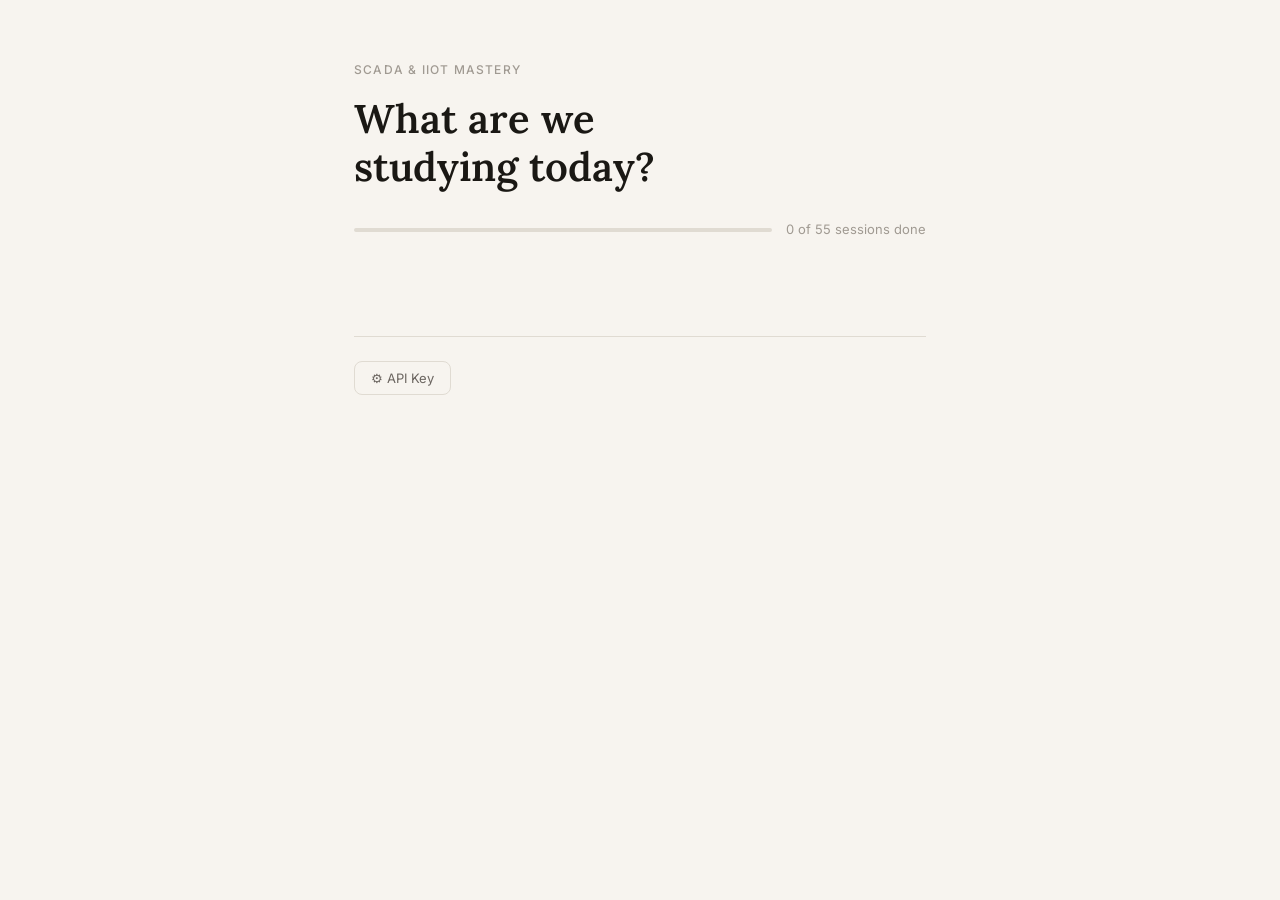
<file: index.html>
<!DOCTYPE html>
<html lang="en">
<head>
  <meta charset="UTF-8">
  <meta name="viewport" content="width=device-width, initial-scale=1.0">
  <title>SCADA & IIoT — Study</title>
  <link rel="preconnect" href="https://fonts.googleapis.com">
  <link href="https://fonts.googleapis.com/css2?family=Lora:ital,wght@0,400;0,500;0,600;1,400&family=Inter:wght@400;500&display=swap" rel="stylesheet">
  <link rel="stylesheet" href="style.css">
</head>
<body>

  <!-- Home screen -->
  <div class="screen active" id="screenHome">
    <div class="home-wrap">
      <div class="home-top">
        <div class="home-label">SCADA & IIoT Mastery</div>
        <h1 class="home-title">What are we<br>studying today?</h1>
        <div class="home-progress">
          <div class="hp-bar"><div class="hp-fill" id="homeBarFill"></div></div>
          <span class="hp-text" id="homeBarText">0 of 55 sessions done</span>
        </div>
      </div>
      <div class="module-list" id="moduleList"></div>
      <div class="home-footer">
        <button class="btn-ghost" id="homeSettingsBtn">⚙ API Key</button>
        <span class="streak-text" id="homeStreak"></span>
      </div>
    </div>
  </div>

  <!-- Study screen -->
  <div class="screen" id="screenStudy">
    <div class="study-wrap">
      <div class="study-left">
        <div class="study-nav">
          <button class="back-btn" id="backBtn">← Modules</button>
          <div class="study-breadcrumb" id="studyBreadcrumb"></div>
          <button class="btn-ghost small" id="studySettingsBtn">⚙</button>
        </div>
        <div class="day-tabs" id="dayTabs"></div>
        <div class="study-header">
          <div class="study-module-label" id="studyModuleLabel"></div>
          <h2 class="study-day-title" id="studyDayTitle"></h2>
          <div class="study-keywords" id="studyKeywords"></div>
        </div>
        <div class="study-body" id="studyBody">
          <div class="empty-state">
            <div class="empty-icon">◎</div>
            <p>Ready when you are.</p>
            <button class="btn-primary" id="loadBtn1">Generate today's notes</button>
          </div>
        </div>
        <div class="study-footer" id="studyFooter" style="display:none">
          <button class="btn-ghost" id="loadBtn">↻ Regenerate</button>
          <button class="btn-done" id="doneBtn">✓ Mark complete & continue</button>
        </div>
      </div>
      <div class="tutor-wrap" id="tutorWrap">
        <div class="tutor-head">
          <span class="tutor-label">Ask the tutor</span>
          <button class="tutor-close" id="tutorClose">✕</button>
        </div>
        <div class="chat-body" id="chatBody">
          <div class="chat-intro">Ask anything about this session — I'll tie it to your Rockwell &amp; panel wiring background.</div>
        </div>
        <div class="chat-foot">
          <div class="quick-qs" id="quickQs"></div>
          <div class="chat-row">
            <textarea id="chatInput" placeholder="Ask a question…" rows="2"></textarea>
            <button id="chatSend">↑</button>
          </div>
        </div>
      </div>
      <button class="tutor-toggle" id="tutorToggle">💬 Ask tutor</button>
    </div>
  </div>

  <!-- Modal -->
  <div class="modal-bg" id="modalBg">
    <div class="modal-box">
      <div class="modal-title">API Key <button class="modal-x" id="modalX">✕</button></div>
      <p class="modal-desc">Free at <a href="https://console.groq.com" target="_blank">console.groq.com</a> — no credit card needed. Key stays in your browser only.</p>
      <input type="password" id="apiInput" placeholder="gsk_…" autocomplete="off">
      <div class="modal-btns">
        <button class="btn-primary" id="saveKey">Save</button>
        <button class="btn-ghost" id="clearKey">Clear</button>
      </div>
      <div class="key-status" id="keyStatus"></div>
    </div>
  </div>

  <script src="data.js"></script>
  <script src="app.js"></script>
</body>
</html>
</file>
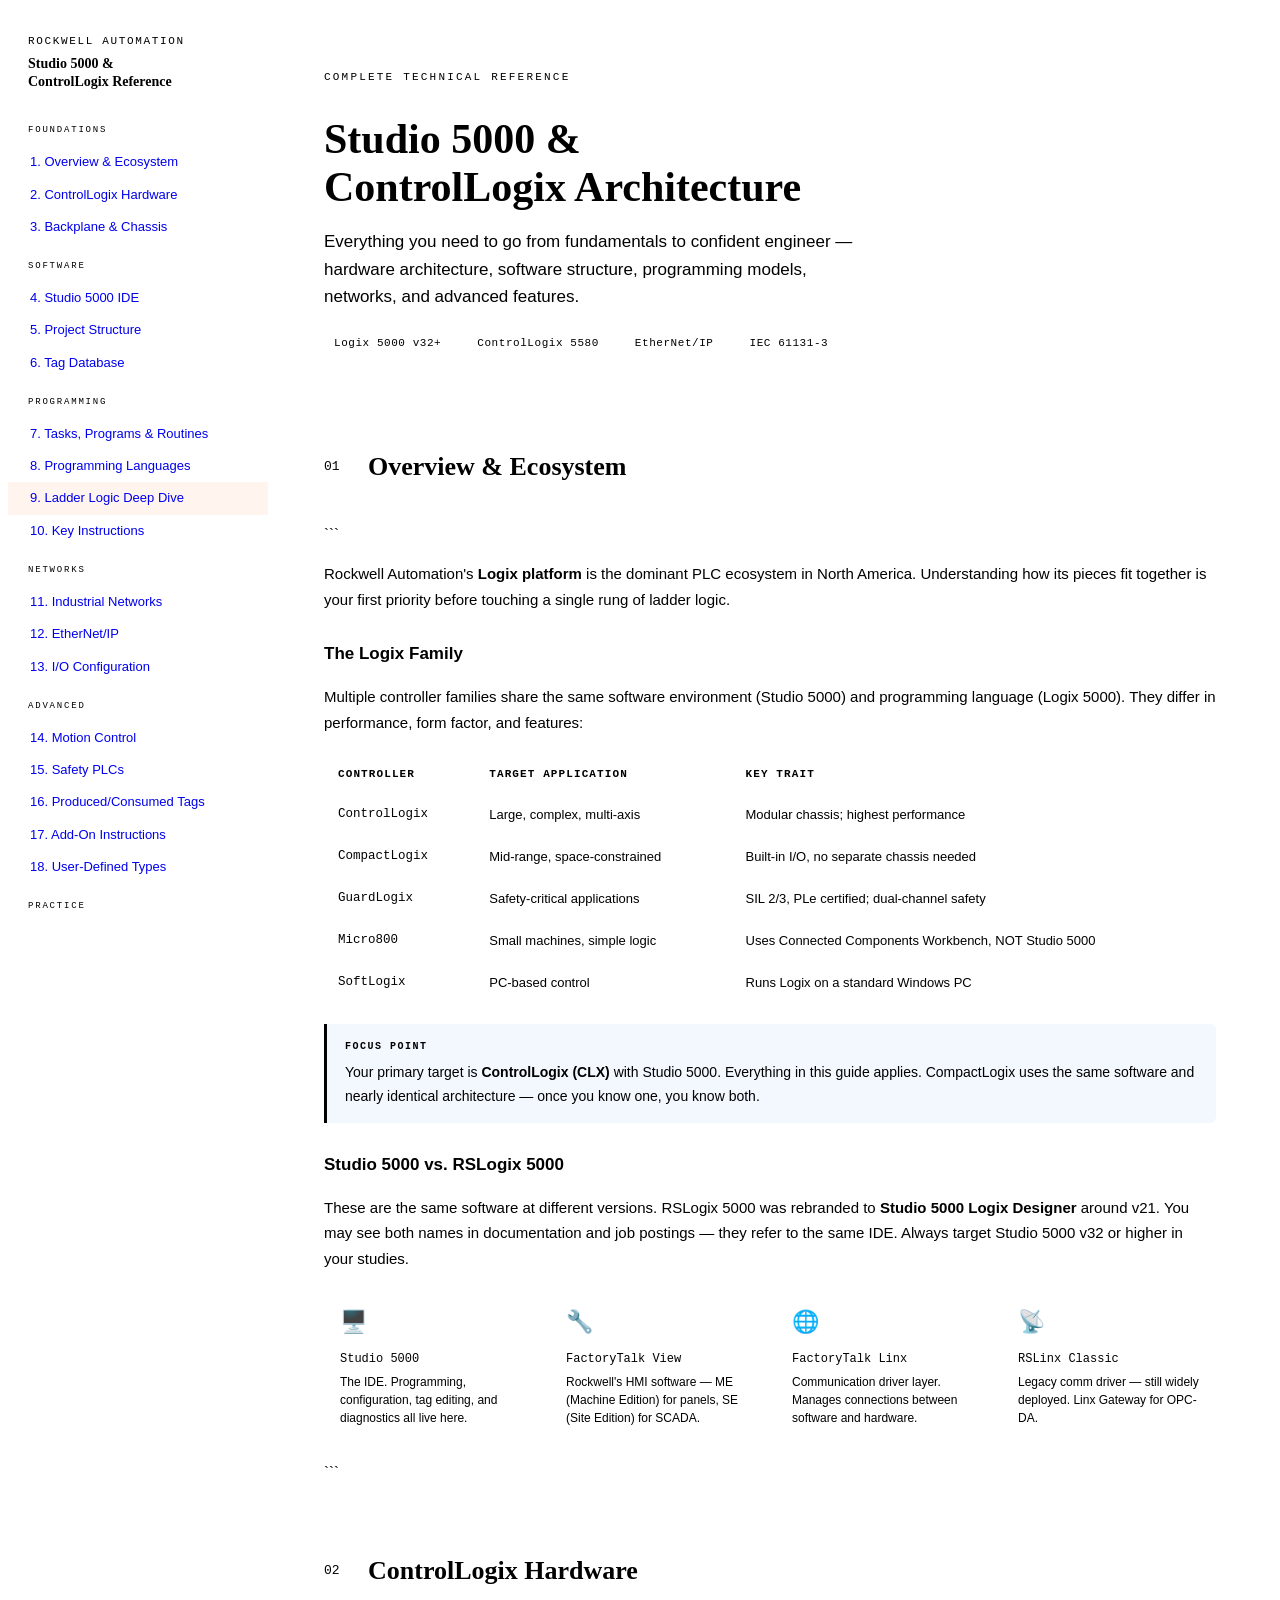
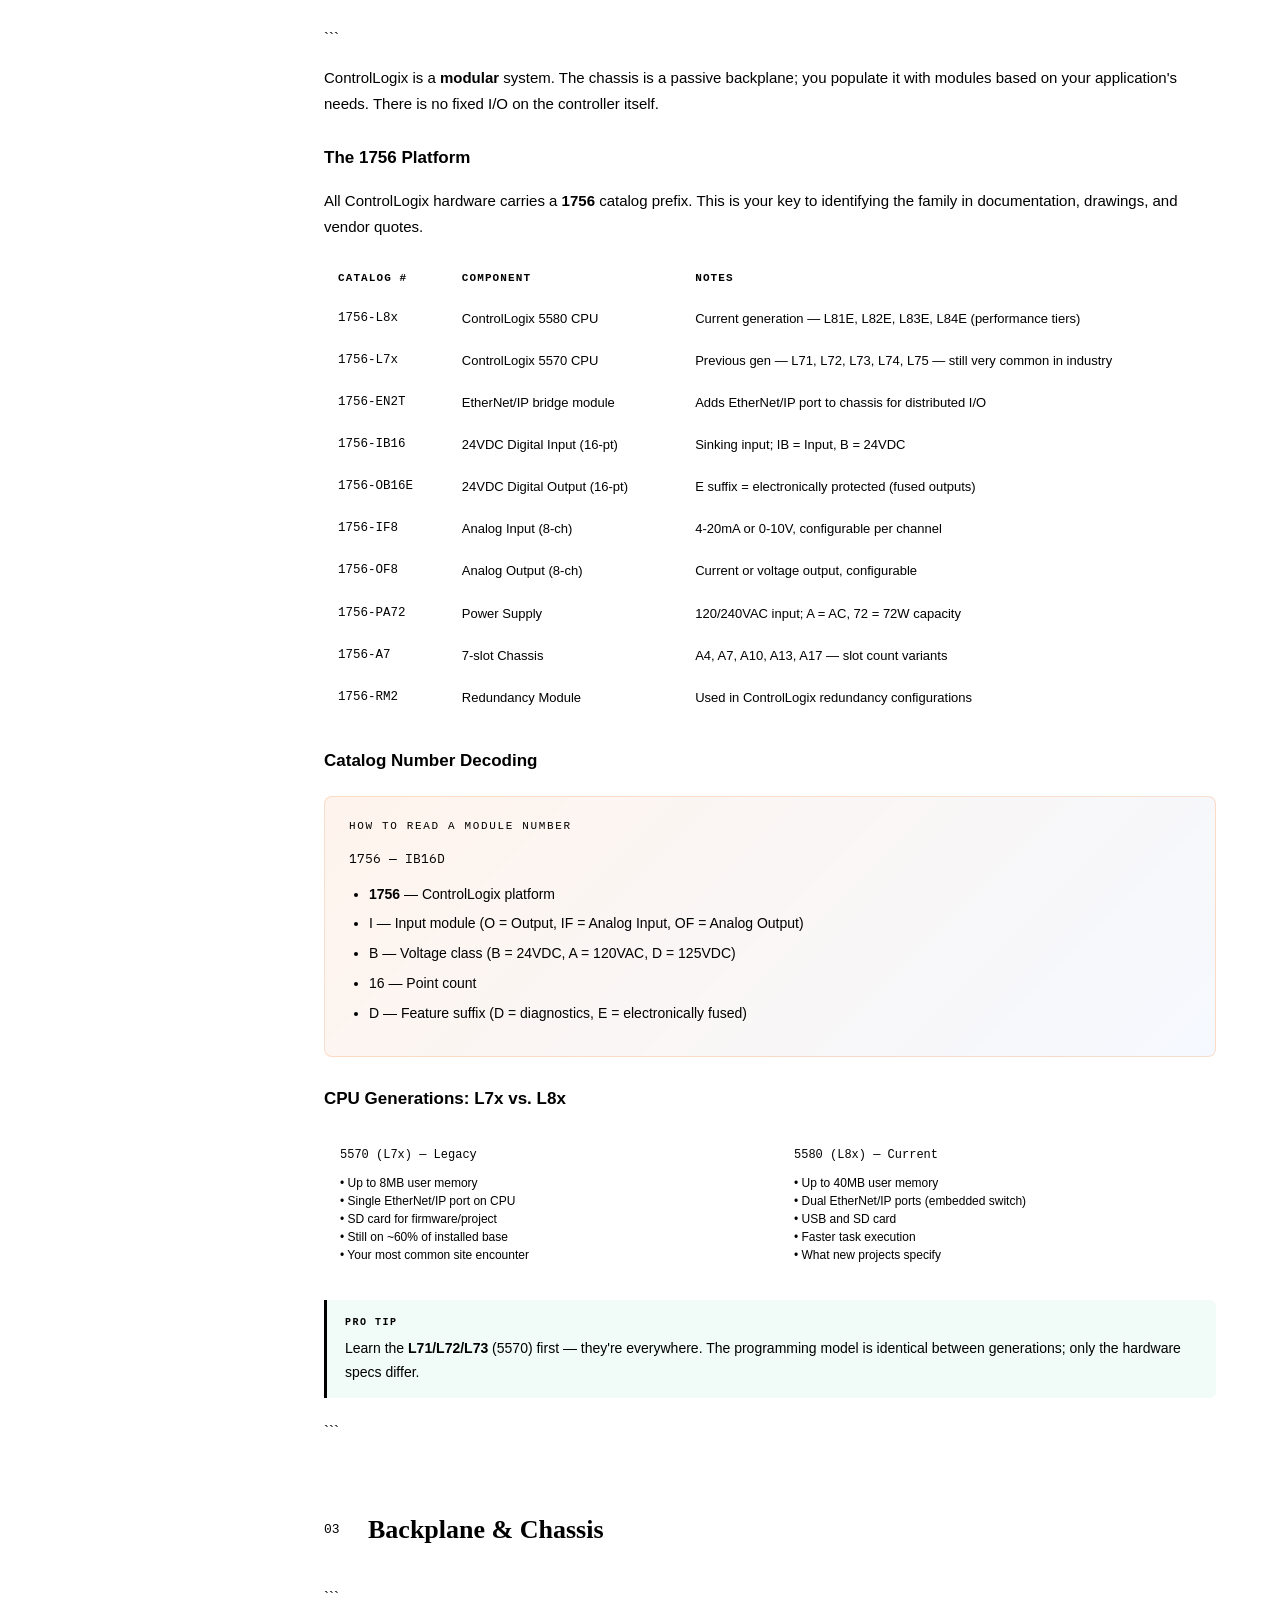
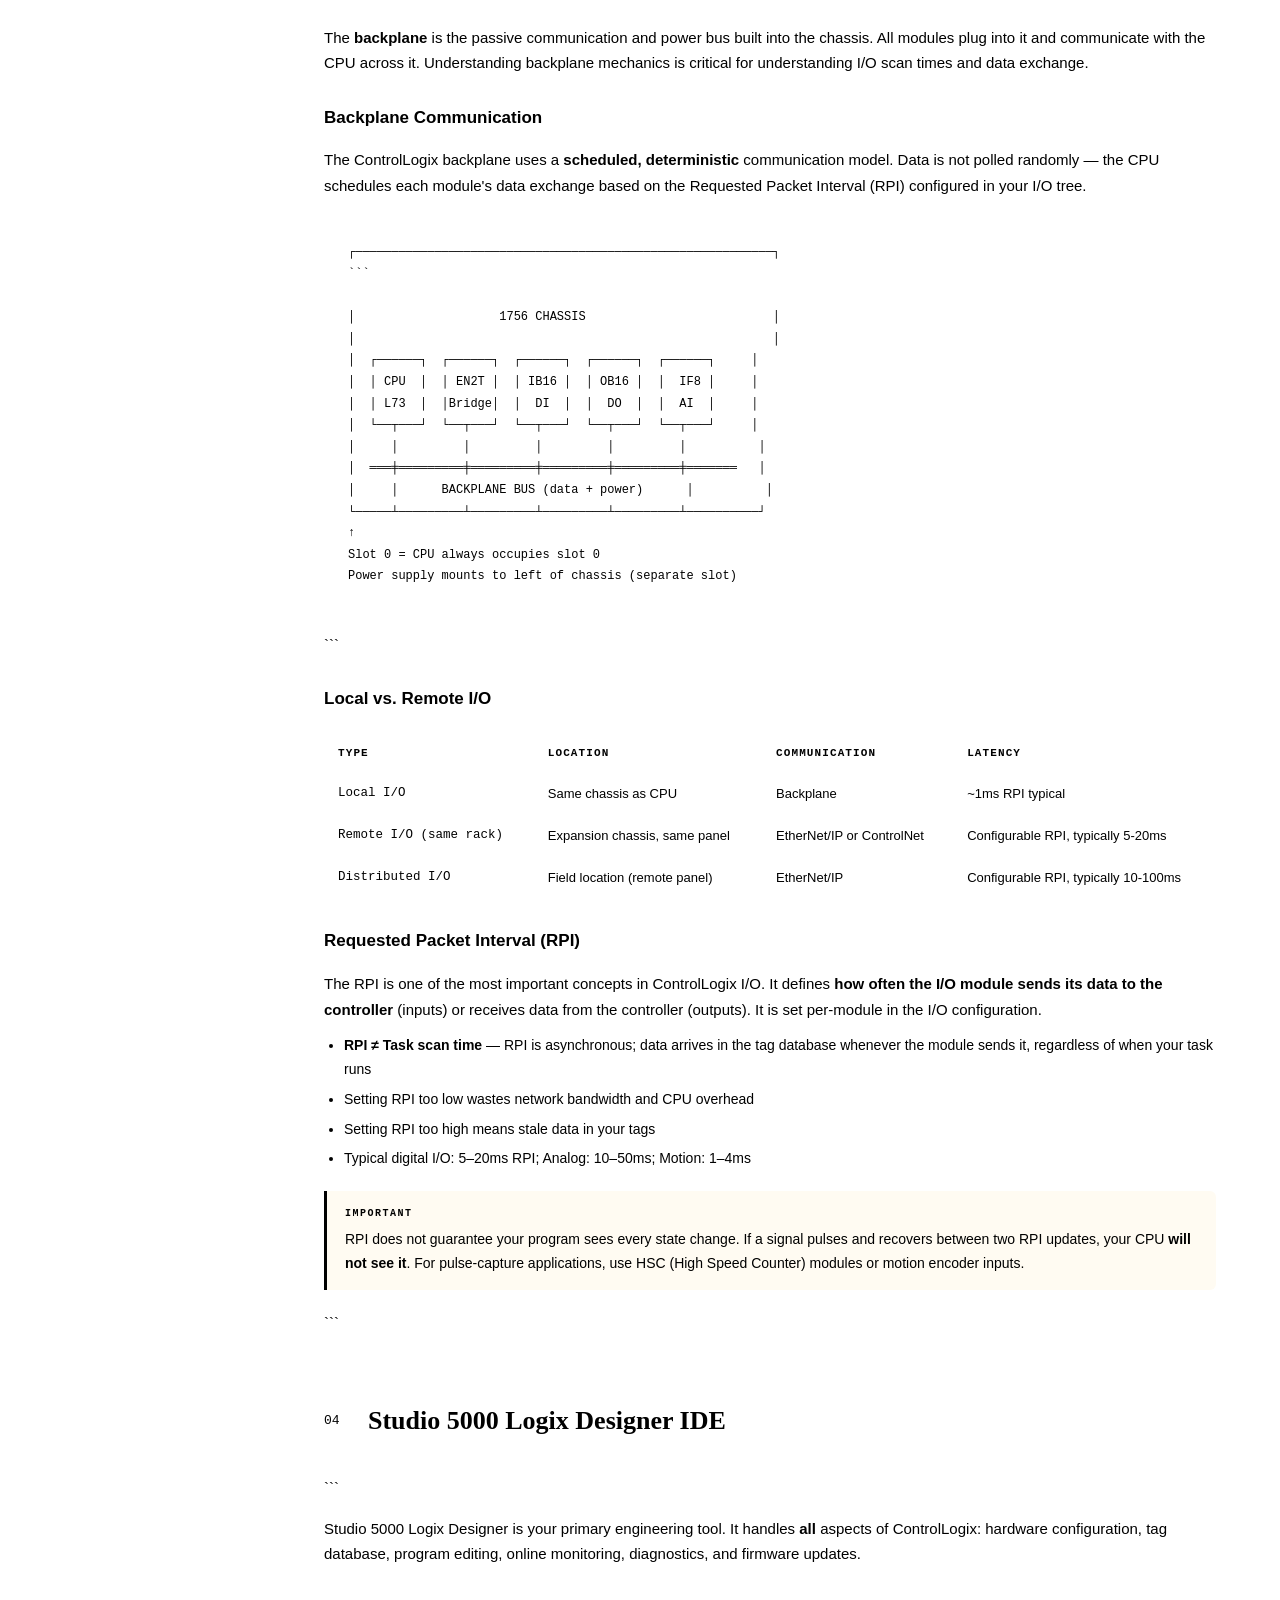
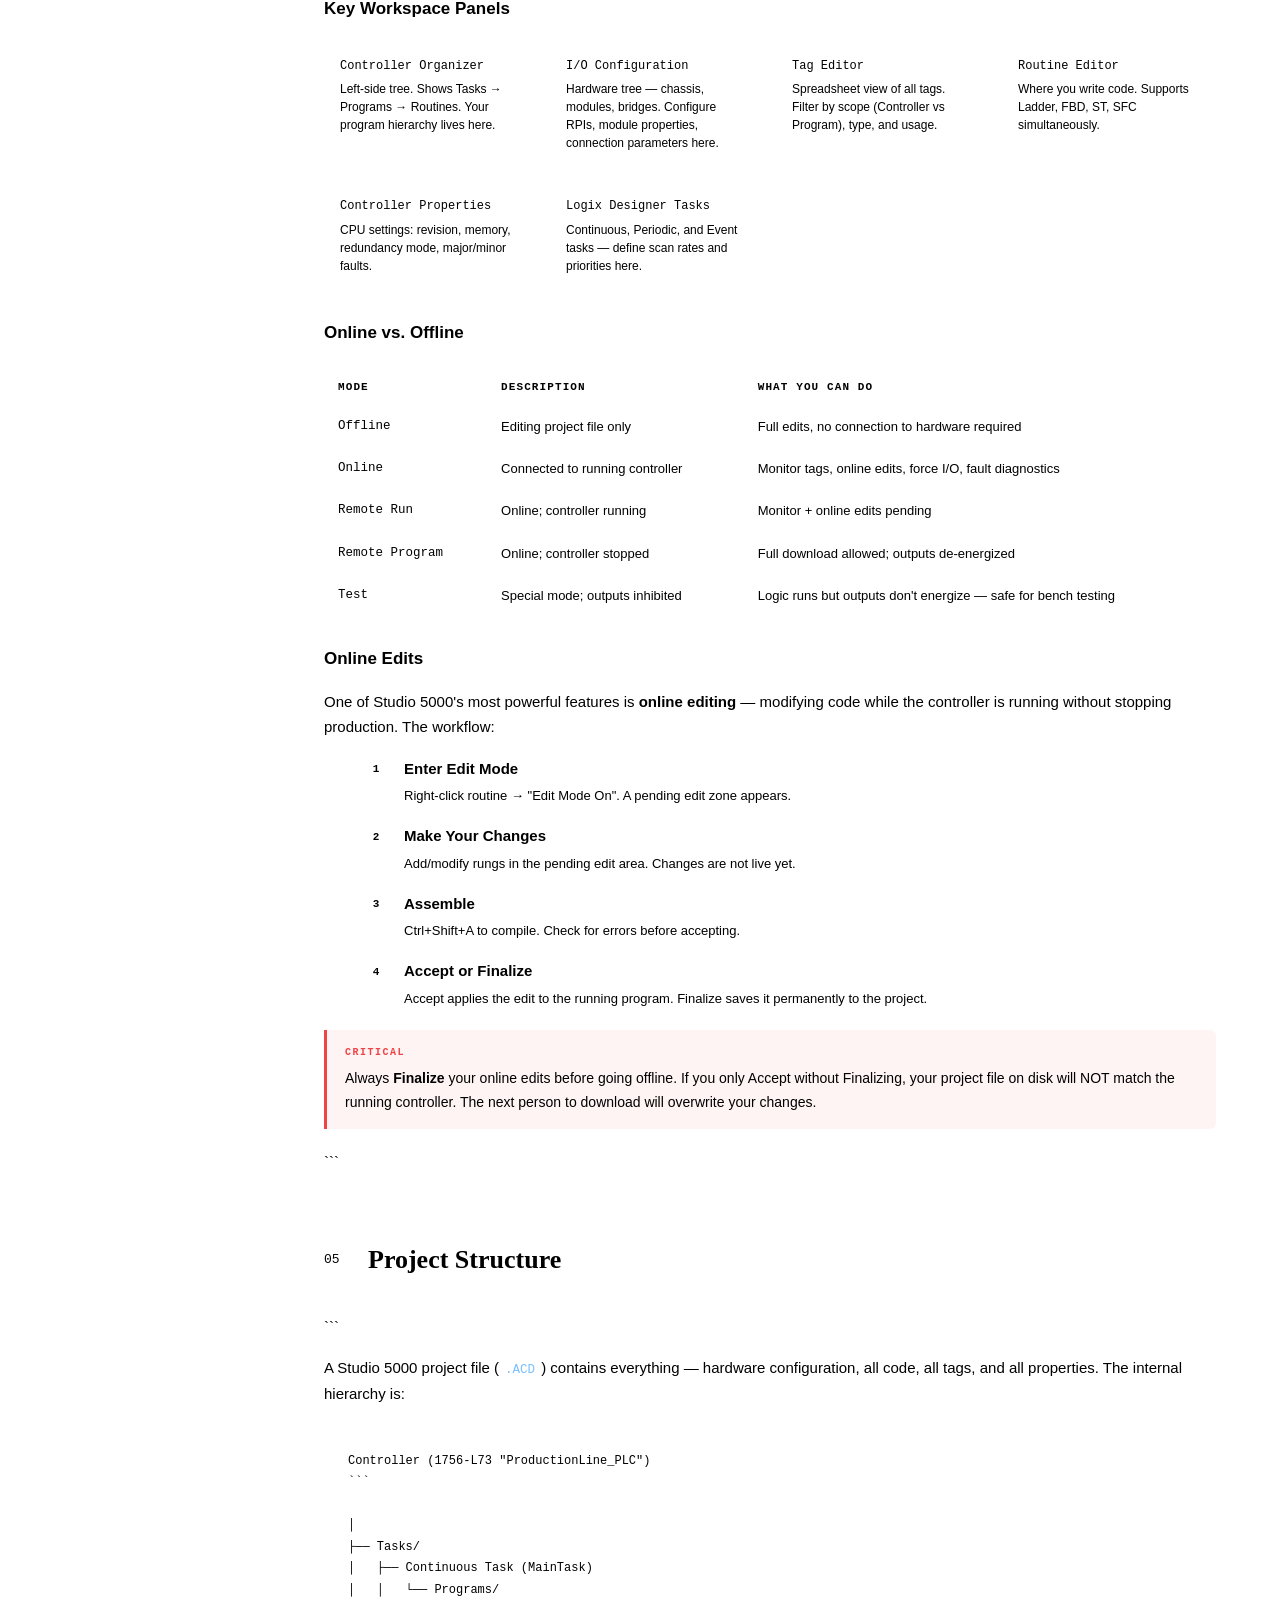
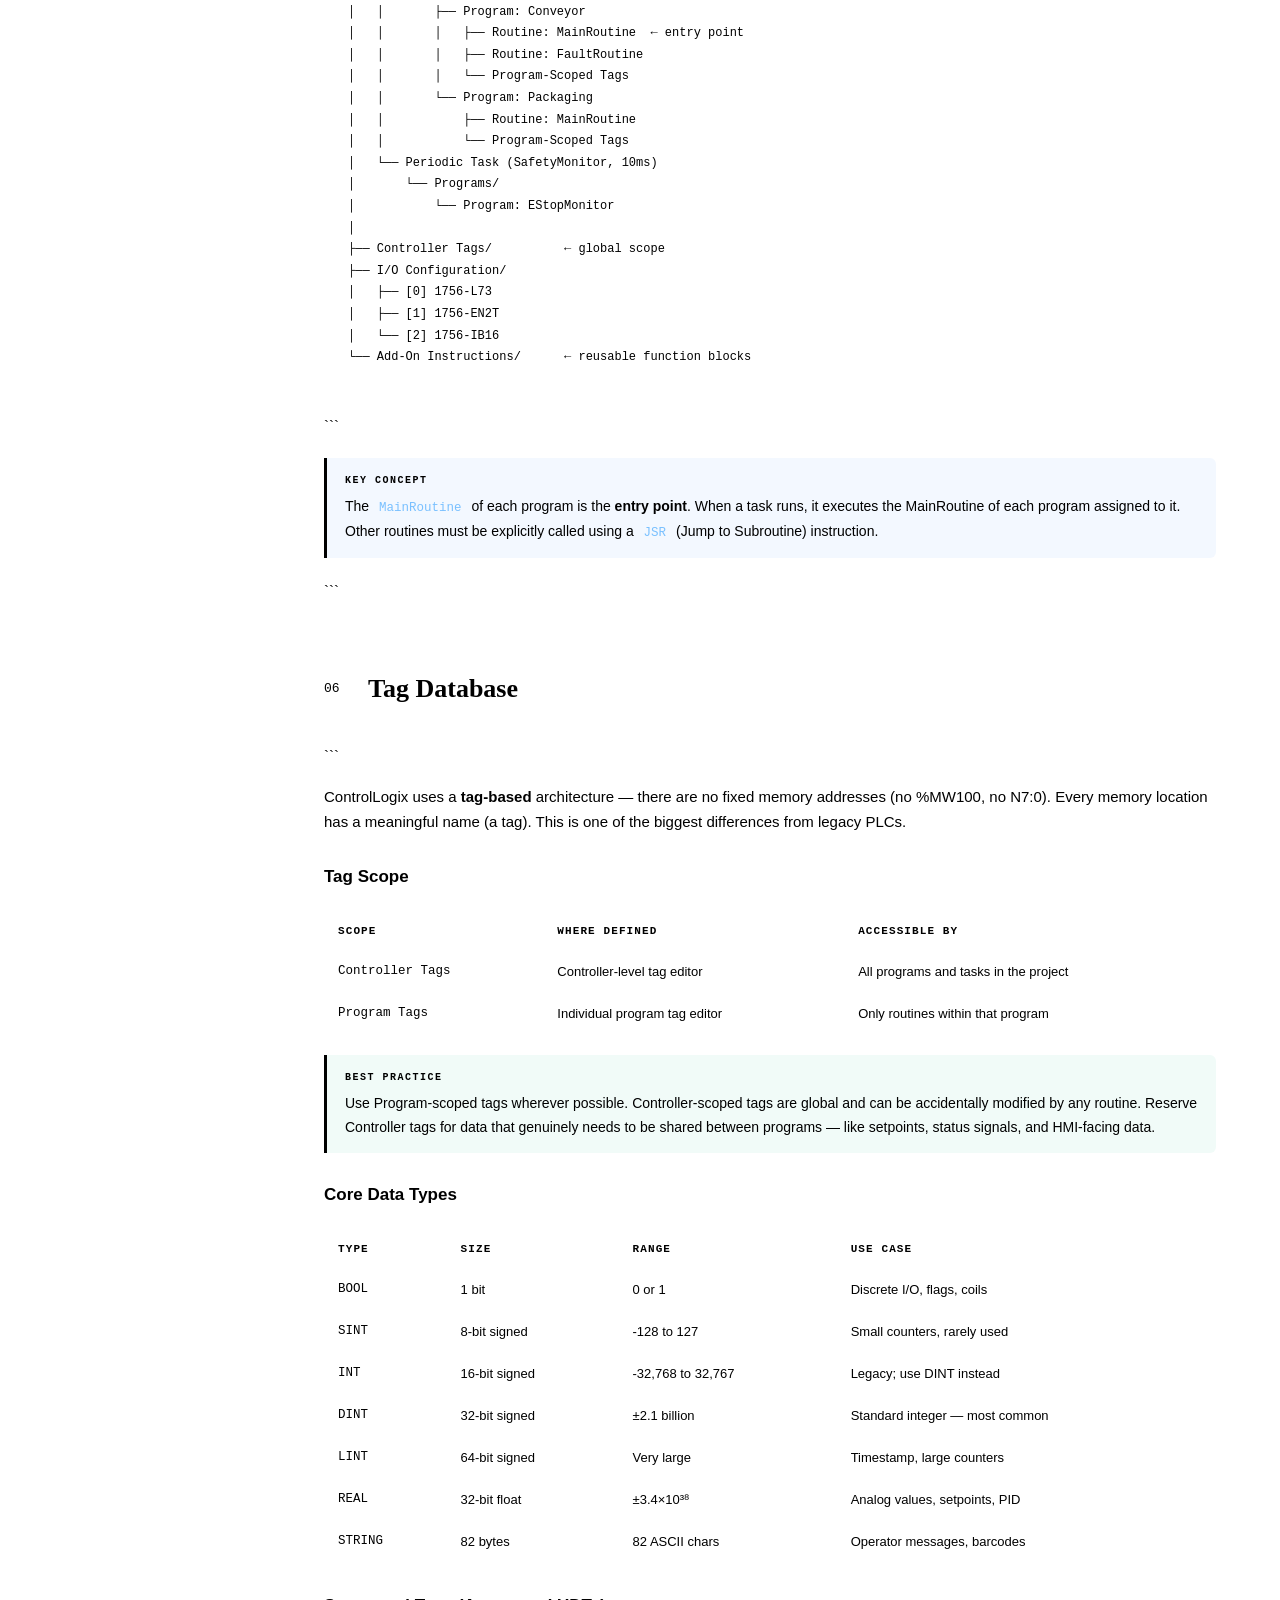
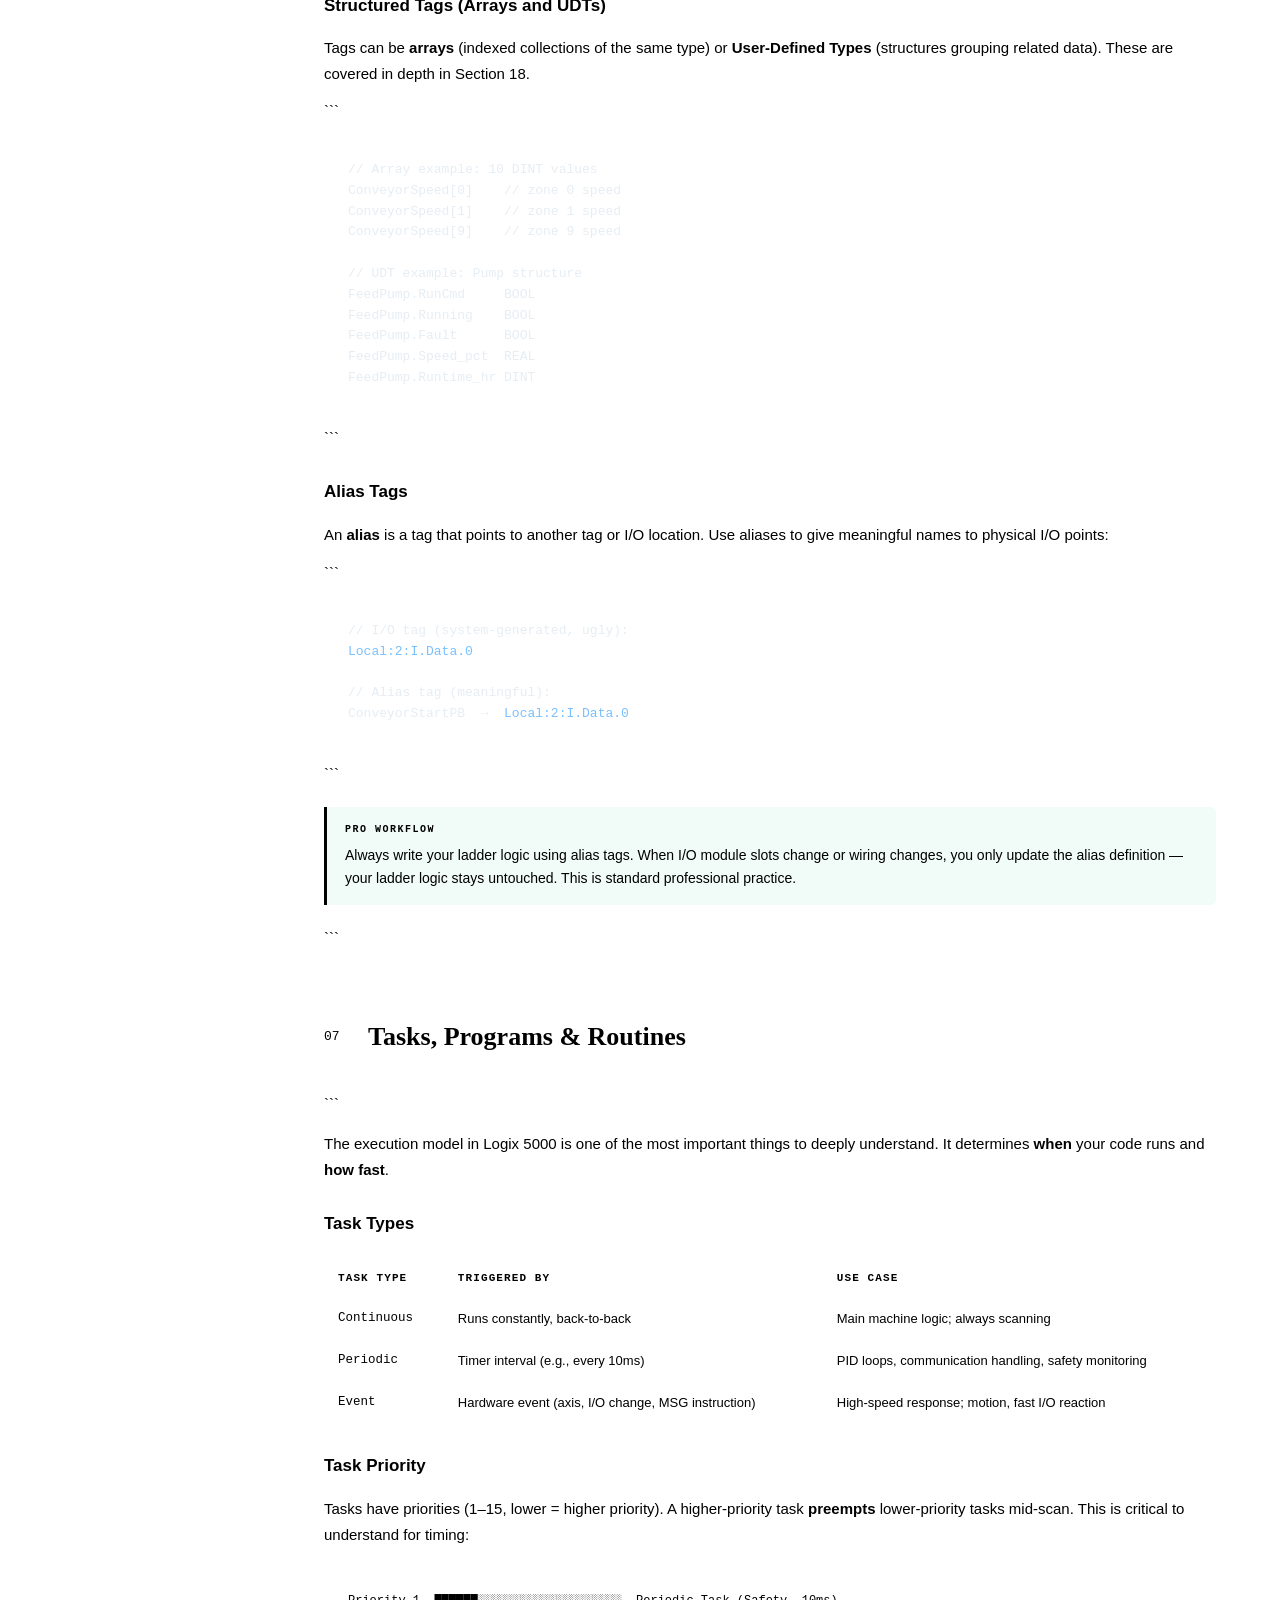
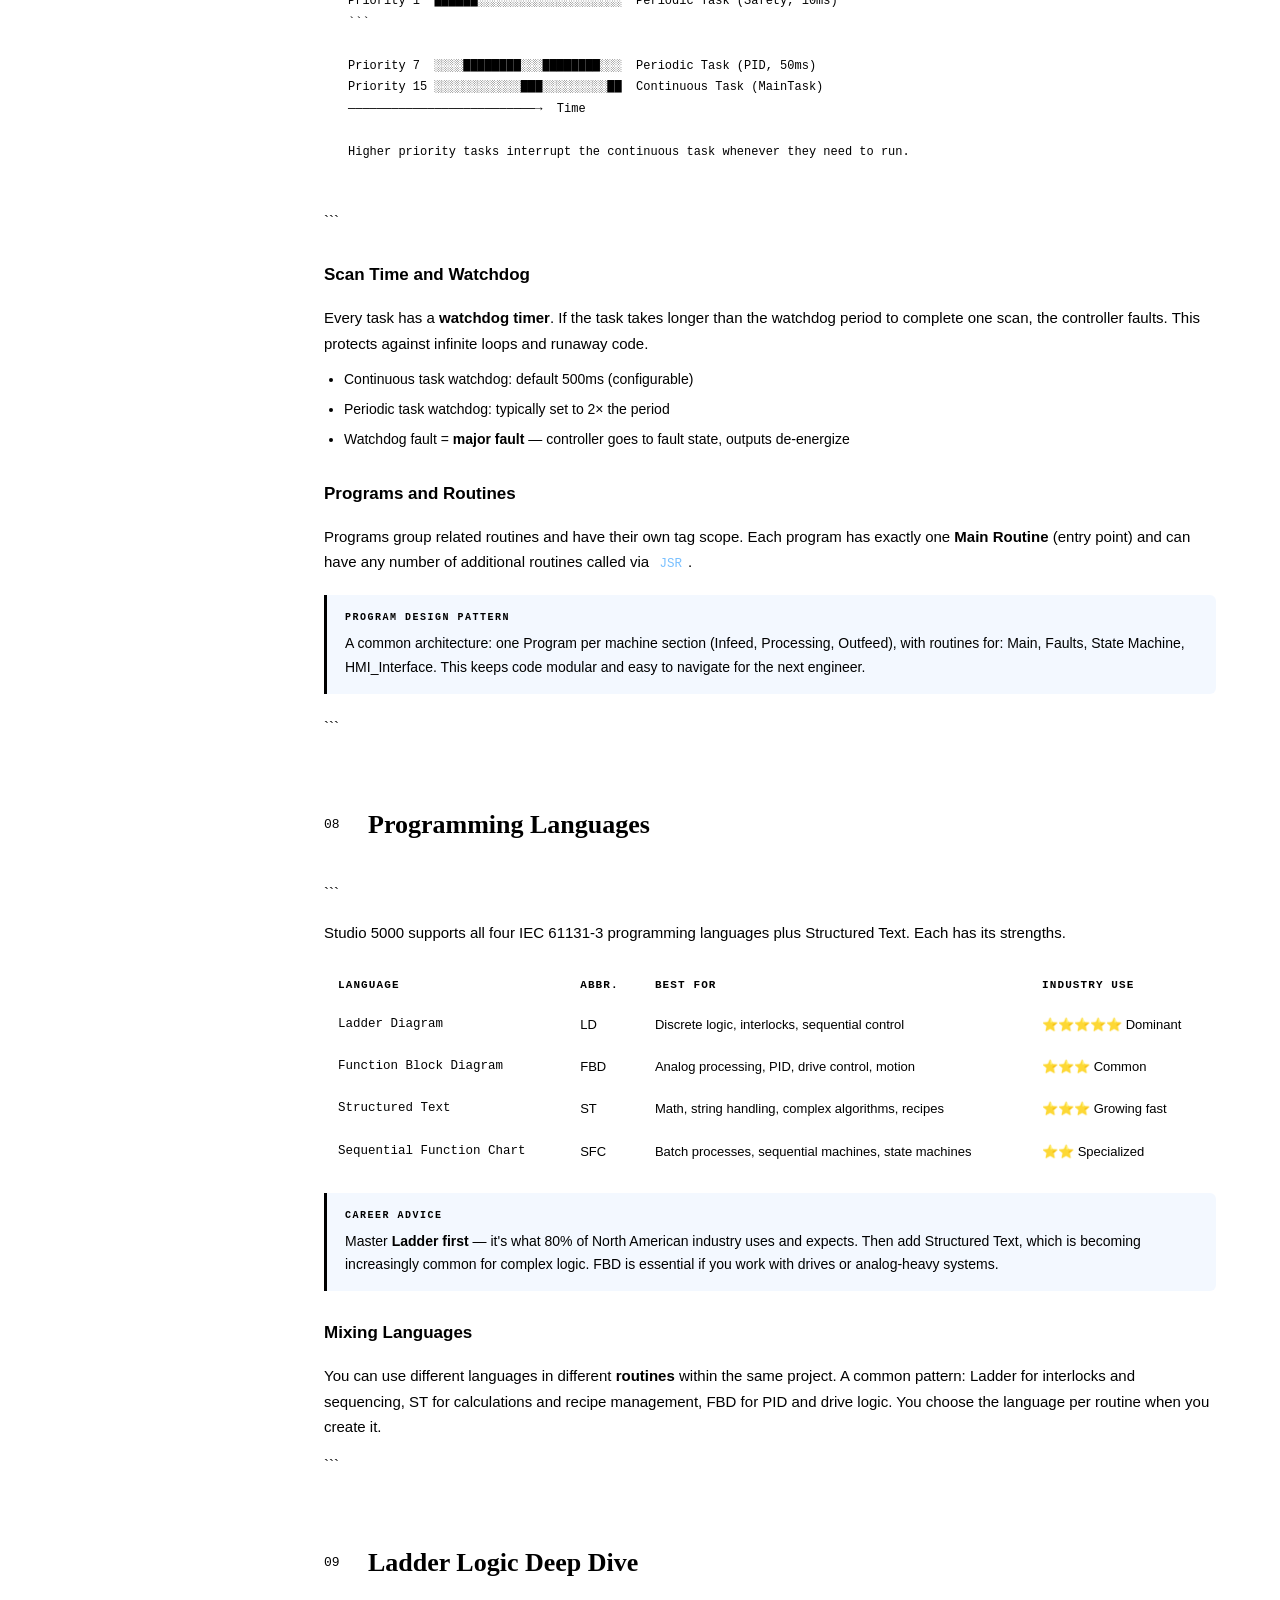
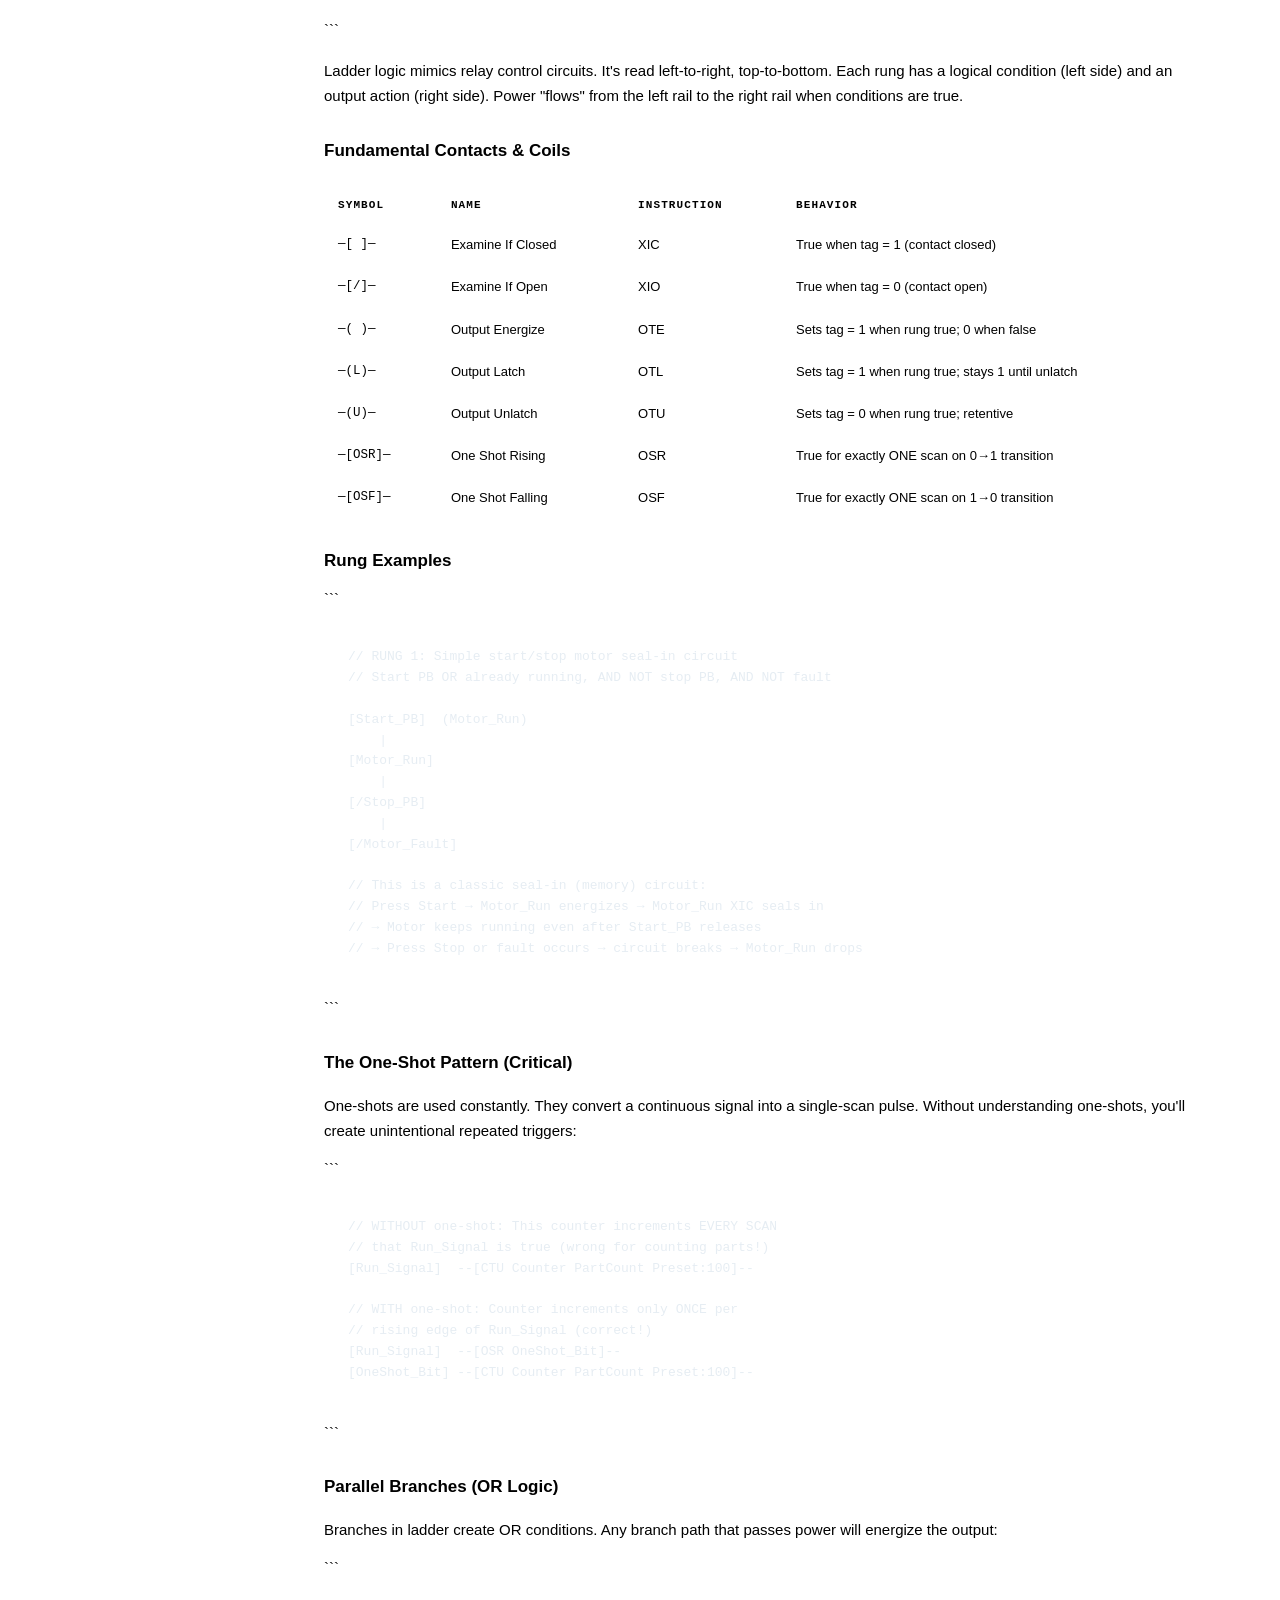
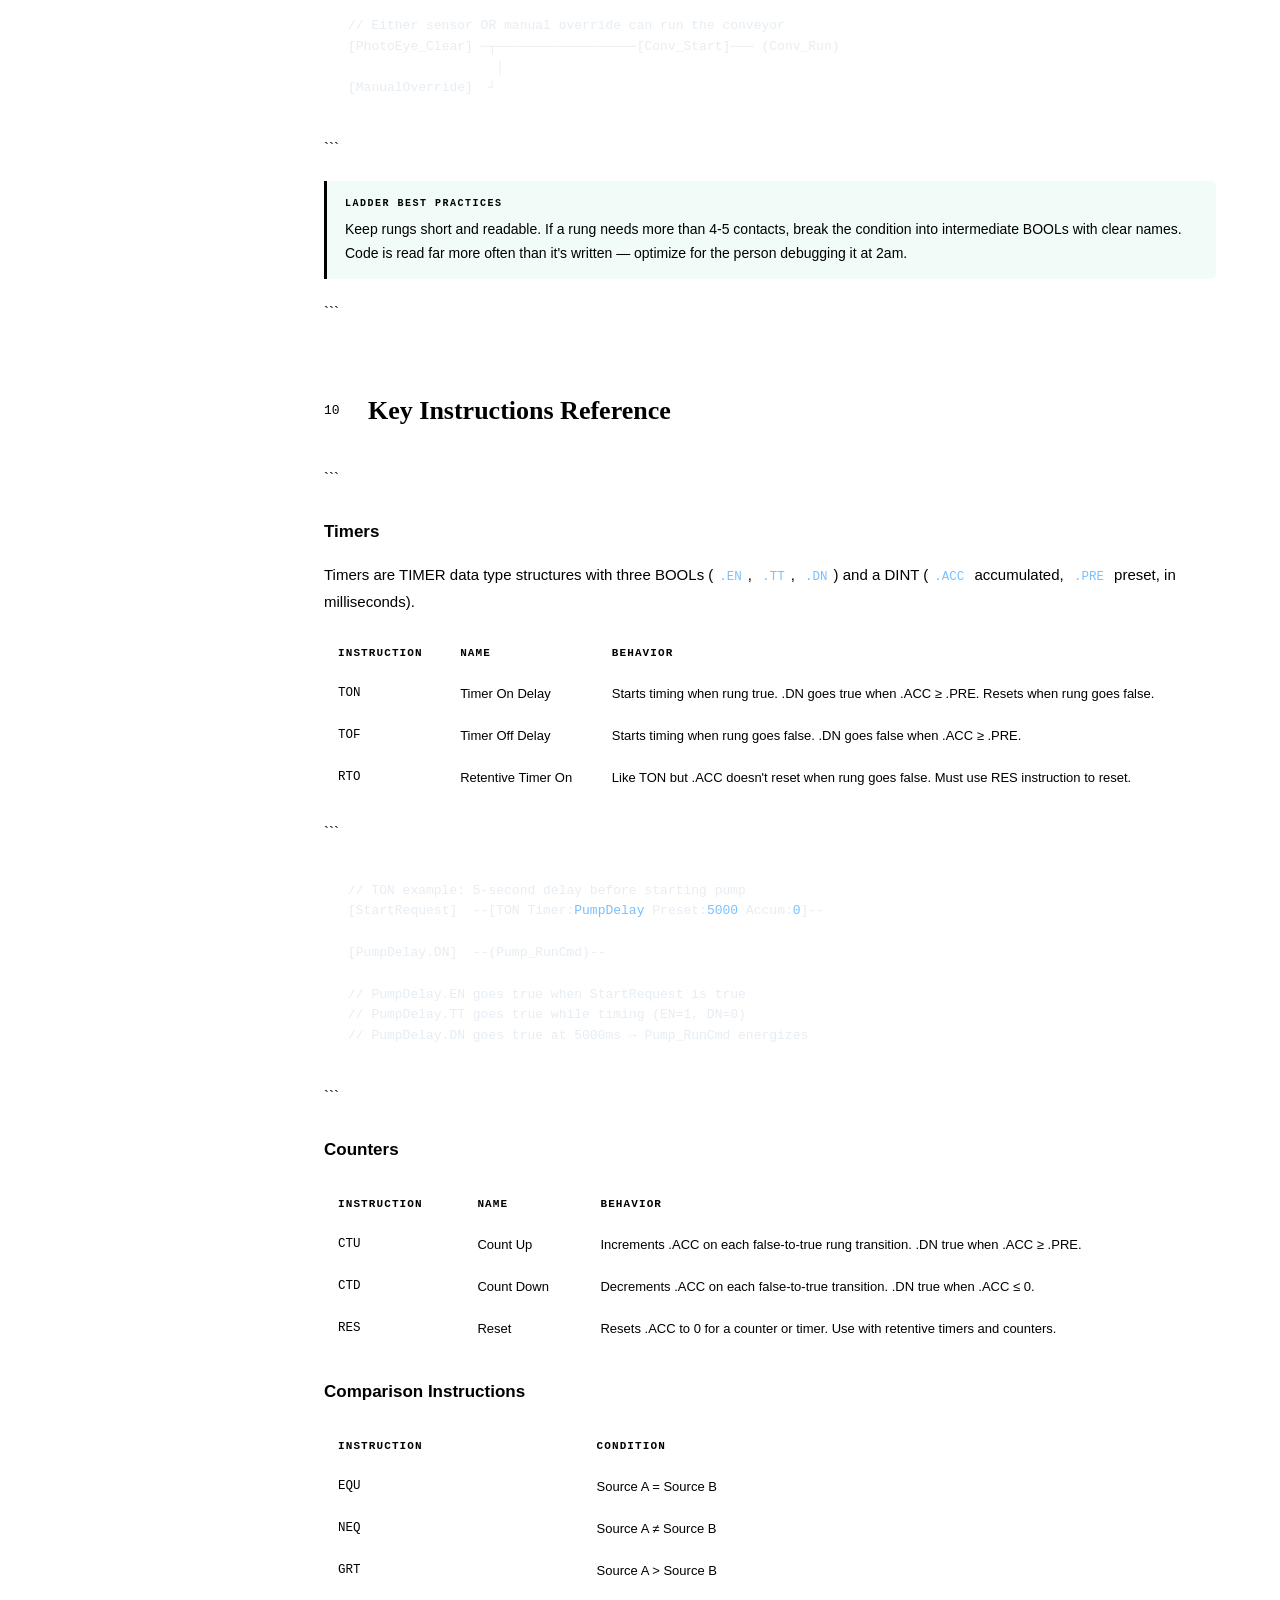
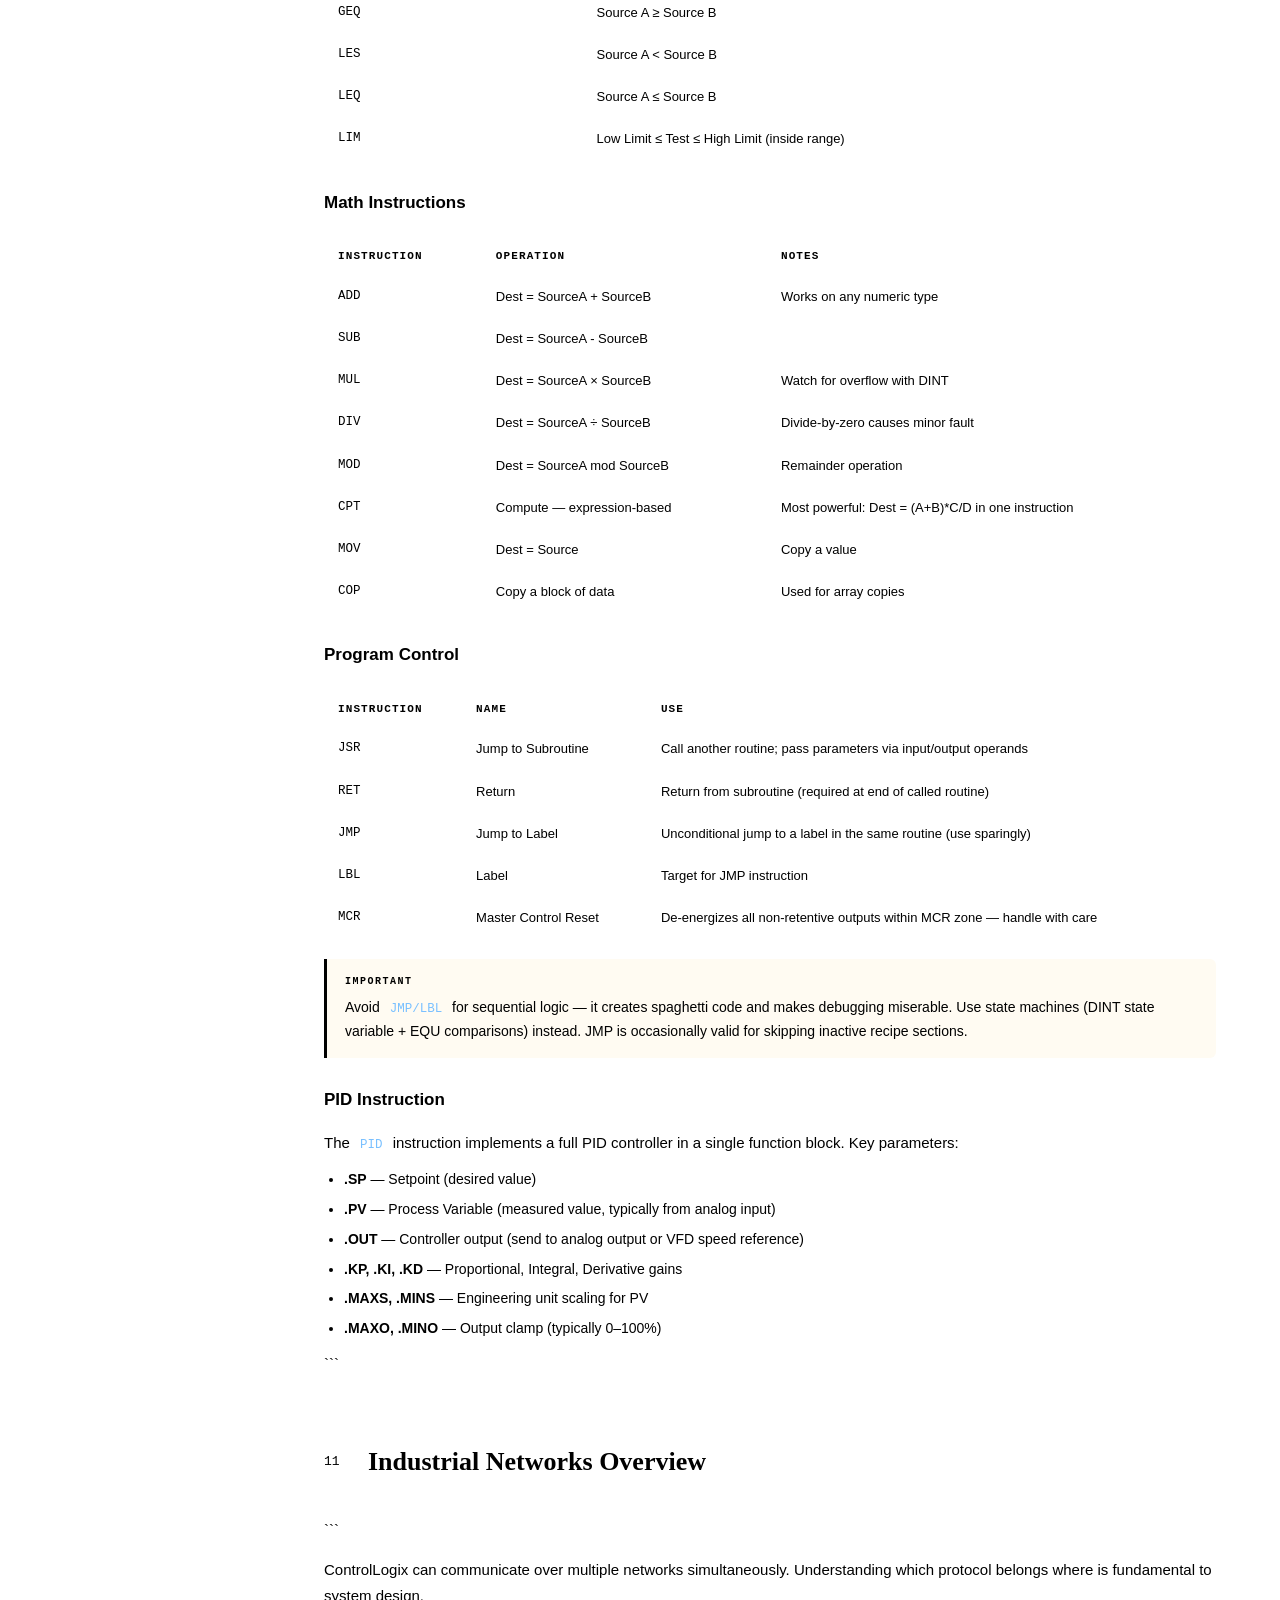
<file: Studio5000.html>
<!DOCTYPE html>

<html lang="en">
<head>
<meta charset="UTF-8">
<meta name="viewport" content="width=device-width, initial-scale=1.0">
<title>Studio 5000 & ControlLogix — Complete Technical Reference</title>
<style>
  @import url('https://fonts.googleapis.com/css2?family=IBM+Plex+Mono:wght@400;600&family=IBM+Plex+Sans:ital,wght@0,300;0,400;0,600;0,700;1,300&family=IBM+Plex+Serif:wght@400;600&display=swap');

:root {
–bg: #0d1117;
–surface: #161b22;
–surface2: #1c2333;
–border: #2d3748;
–accent: #f97316;
–accent2: #3b82f6;
–accent3: #10b981;
–accent4: #a855f7;
–warn: #fbbf24;
–text: #e6edf3;
–text-muted: #8b949e;
–text-dim: #4a5568;
–tag-bg: #1e3a5f;
–tag-text: #60a5fa;
}

- { box-sizing: border-box; margin: 0; padding: 0; }

body {
background: var(–bg);
color: var(–text);
font-family: ‘IBM Plex Sans’, sans-serif;
font-size: 15px;
line-height: 1.7;
min-height: 100vh;
}

/* –– LAYOUT –– */
.layout { display: flex; min-height: 100vh; }

nav {
width: 260px;
min-width: 260px;
background: var(–surface);
border-right: 1px solid var(–border);
padding: 0;
position: sticky;
top: 0;
height: 100vh;
overflow-y: auto;
z-index: 100;
}

nav::-webkit-scrollbar { width: 4px; }
nav::-webkit-scrollbar-track { background: transparent; }
nav::-webkit-scrollbar-thumb { background: var(–border); border-radius: 2px; }

.nav-header {
padding: 24px 20px 16px;
border-bottom: 1px solid var(–border);
background: var(–surface);
position: sticky;
top: 0;
z-index: 10;
}

.nav-logo {
font-family: ‘IBM Plex Mono’, monospace;
font-size: 11px;
color: var(–accent);
letter-spacing: 0.15em;
text-transform: uppercase;
margin-bottom: 4px;
}

.nav-title {
font-family: ‘IBM Plex Serif’, serif;
font-size: 14px;
color: var(–text);
font-weight: 600;
line-height: 1.3;
}

.nav-section {
padding: 16px 0 8px 20px;
font-family: ‘IBM Plex Mono’, monospace;
font-size: 9px;
letter-spacing: 0.2em;
color: var(–text-dim);
text-transform: uppercase;
}

nav a {
display: block;
padding: 7px 20px;
color: var(–text-muted);
text-decoration: none;
font-size: 13px;
transition: all 0.15s;
border-left: 2px solid transparent;
line-height: 1.4;
}

nav a:hover { color: var(–text); background: var(–surface2); border-left-color: var(–accent); }
nav a.active { color: var(–accent); border-left-color: var(–accent); background: rgba(249,115,22,0.07); }

main {
flex: 1;
max-width: 900px;
padding: 60px 56px;
overflow-x: hidden;
}

/* –– TYPOGRAPHY –– */
.doc-header {
margin-bottom: 56px;
padding-bottom: 32px;
border-bottom: 1px solid var(–border);
}

.doc-eyebrow {
font-family: ‘IBM Plex Mono’, monospace;
font-size: 11px;
letter-spacing: 0.2em;
color: var(–accent);
text-transform: uppercase;
margin-bottom: 12px;
}

.doc-title {
font-family: ‘IBM Plex Serif’, serif;
font-size: 42px;
font-weight: 600;
line-height: 1.15;
color: var(–text);
margin-bottom: 16px;
}

.doc-subtitle {
font-size: 17px;
color: var(–text-muted);
font-weight: 300;
max-width: 560px;
line-height: 1.6;
}

.doc-meta {
display: flex;
gap: 16px;
margin-top: 20px;
flex-wrap: wrap;
}

.meta-tag {
background: var(–tag-bg);
color: var(–tag-text);
font-family: ‘IBM Plex Mono’, monospace;
font-size: 11px;
padding: 4px 10px;
border-radius: 3px;
letter-spacing: 0.05em;
}

section { margin-bottom: 64px; }

.section-anchor {
display: block;
position: relative;
top: -80px;
visibility: hidden;
}

h2 {
font-family: ‘IBM Plex Serif’, serif;
font-size: 26px;
font-weight: 600;
color: var(–text);
margin-bottom: 20px;
padding-bottom: 12px;
border-bottom: 1px solid var(–border);
display: flex;
align-items: center;
gap: 12px;
}

h2 .section-num {
font-family: ‘IBM Plex Mono’, monospace;
font-size: 13px;
color: var(–accent);
font-weight: 400;
min-width: 32px;
}

h3 {
font-family: ‘IBM Plex Sans’, sans-serif;
font-size: 17px;
font-weight: 600;
color: var(–text);
margin: 28px 0 10px;
display: flex;
align-items: center;
gap: 8px;
}

h3::before {
content: ‘’;
display: block;
width: 3px;
height: 16px;
background: var(–accent);
border-radius: 2px;
flex-shrink: 0;
}

h4 {
font-size: 14px;
font-weight: 600;
color: var(–accent2);
text-transform: uppercase;
letter-spacing: 0.08em;
margin: 20px 0 8px;
font-family: ‘IBM Plex Mono’, monospace;
}

p { color: var(–text-muted); margin-bottom: 12px; }
strong { color: var(–text); font-weight: 600; }
em { color: var(–warn); font-style: normal; font-weight: 600; }

/* –– COMPONENTS –– */
.callout {
border-left: 3px solid;
padding: 14px 18px;
margin: 20px 0;
border-radius: 0 6px 6px 0;
font-size: 14px;
}

.callout.tip { border-color: var(–accent3); background: rgba(16,185,129,0.06); }
.callout.warn { border-color: var(–warn); background: rgba(251,191,36,0.06); }
.callout.info { border-color: var(–accent2); background: rgba(59,130,246,0.06); }
.callout.critical { border-color: #ef4444; background: rgba(239,68,68,0.06); }

.callout-label {
font-family: ‘IBM Plex Mono’, monospace;
font-size: 10px;
letter-spacing: 0.15em;
text-transform: uppercase;
margin-bottom: 6px;
font-weight: 600;
}

.callout.tip .callout-label { color: var(–accent3); }
.callout.warn .callout-label { color: var(–warn); }
.callout.info .callout-label { color: var(–accent2); }
.callout.critical .callout-label { color: #ef4444; }

.callout p { margin: 0; color: var(–text-muted); }

code {
font-family: ‘IBM Plex Mono’, monospace;
font-size: 12.5px;
background: var(–surface2);
color: #79c0ff;
padding: 2px 6px;
border-radius: 3px;
border: 1px solid var(–border);
}

pre {
background: var(–surface2);
border: 1px solid var(–border);
border-radius: 8px;
padding: 20px 24px;
overflow-x: auto;
margin: 16px 0;
font-family: ‘IBM Plex Mono’, monospace;
font-size: 13px;
line-height: 1.6;
color: #e6edf3;
}

pre .comment { color: var(–text-dim); }
pre .keyword { color: #f97316; }
pre .value { color: #79c0ff; }
pre .string { color: #a5d6ff; }
pre .label { color: var(–accent3); }

table {
width: 100%;
border-collapse: collapse;
margin: 20px 0;
font-size: 13px;
}

th {
background: var(–surface2);
padding: 10px 14px;
text-align: left;
font-family: ‘IBM Plex Mono’, monospace;
font-size: 11px;
letter-spacing: 0.1em;
text-transform: uppercase;
color: var(–text-muted);
border: 1px solid var(–border);
}

td {
padding: 10px 14px;
border: 1px solid var(–border);
color: var(–text-muted);
vertical-align: top;
}

td:first-child { color: var(–text); font-family: ‘IBM Plex Mono’, monospace; font-size: 12.5px; }

tr:hover td { background: rgba(255,255,255,0.02); }

/* CARDS */
.card-grid {
display: grid;
grid-template-columns: repeat(auto-fill, minmax(200px, 1fr));
gap: 12px;
margin: 16px 0;
}

.card {
background: var(–surface);
border: 1px solid var(–border);
border-radius: 8px;
padding: 16px;
transition: border-color 0.2s;
}

.card:hover { border-color: var(–accent); }

.card-icon {
font-size: 22px;
margin-bottom: 8px;
}

.card-name {
font-family: ‘IBM Plex Mono’, monospace;
font-size: 12px;
color: var(–accent);
margin-bottom: 4px;
}

.card-desc {
font-size: 12px;
color: var(–text-muted);
line-height: 1.5;
}

/* DIAGRAM */
.diagram {
background: var(–surface2);
border: 1px solid var(–border);
border-radius: 8px;
padding: 24px;
margin: 20px 0;
font-family: ‘IBM Plex Mono’, monospace;
font-size: 12px;
line-height: 1.8;
color: var(–text-muted);
overflow-x: auto;
white-space: pre;
}

.diag-box {
display: inline-block;
border: 1px solid var(–border);
padding: 2px 8px;
border-radius: 3px;
color: var(–text);
}

.diag-accent { color: var(–accent); }
.diag-blue { color: var(–accent2); }
.diag-green { color: var(–accent3); }

/* STEPS */
.steps { list-style: none; margin: 16px 0; }

.steps li {
display: flex;
gap: 16px;
margin-bottom: 16px;
align-items: flex-start;
}

.step-num {
background: var(–accent);
color: #000;
font-family: ‘IBM Plex Mono’, monospace;
font-size: 11px;
font-weight: 600;
width: 24px;
height: 24px;
border-radius: 50%;
display: flex;
align-items: center;
justify-content: center;
flex-shrink: 0;
margin-top: 2px;
}

.step-content { flex: 1; }
.step-title { font-weight: 600; color: var(–text); margin-bottom: 4px; }
.step-desc { font-size: 13px; color: var(–text-muted); }

/* BADGES */
.badge {
display: inline-block;
font-family: ‘IBM Plex Mono’, monospace;
font-size: 10px;
padding: 2px 7px;
border-radius: 12px;
font-weight: 600;
letter-spacing: 0.05em;
margin-left: 8px;
}

.badge-orange { background: rgba(249,115,22,0.15); color: var(–accent); border: 1px solid rgba(249,115,22,0.3); }
.badge-blue { background: rgba(59,130,246,0.15); color: var(–accent2); border: 1px solid rgba(59,130,246,0.3); }
.badge-green { background: rgba(16,185,129,0.15); color: var(–accent3); border: 1px solid rgba(16,185,129,0.3); }
.badge-purple { background: rgba(168,85,247,0.15); color: var(–accent4); border: 1px solid rgba(168,85,247,0.3); }

/* ACCORDION */
details {
background: var(–surface);
border: 1px solid var(–border);
border-radius: 8px;
margin: 10px 0;
overflow: hidden;
}

summary {
padding: 14px 18px;
cursor: pointer;
font-weight: 600;
color: var(–text);
font-size: 14px;
list-style: none;
display: flex;
align-items: center;
justify-content: space-between;
user-select: none;
}

summary::after {
content: ‘›’;
font-size: 18px;
color: var(–text-dim);
transition: transform 0.2s;
}

details[open] summary::after { transform: rotate(90deg); }

details[open] summary { border-bottom: 1px solid var(–border); }

.details-body {
padding: 16px 18px;
font-size: 13.5px;
color: var(–text-muted);
line-height: 1.7;
}

.details-body p { margin-bottom: 10px; }
.details-body p:last-child { margin-bottom: 0; }

/* TOC progress */
.progress-bar {
position: fixed;
top: 0;
left: 0;
height: 2px;
background: var(–accent);
z-index: 1000;
transition: width 0.1s;
}

ul.bullet { padding-left: 20px; margin: 10px 0; }
ul.bullet li { color: var(–text-muted); margin-bottom: 6px; font-size: 14px; }
ul.bullet li::marker { color: var(–accent); }

.two-col { display: grid; grid-template-columns: 1fr 1fr; gap: 16px; margin: 16px 0; }
@media (max-width: 700px) { .two-col { grid-template-columns: 1fr; } }

.highlight-box {
background: linear-gradient(135deg, rgba(249,115,22,0.08), rgba(59,130,246,0.05));
border: 1px solid rgba(249,115,22,0.2);
border-radius: 8px;
padding: 20px 24px;
margin: 20px 0;
}

.hl-title {
font-family: ‘IBM Plex Mono’, monospace;
font-size: 11px;
color: var(–accent);
letter-spacing: 0.15em;
text-transform: uppercase;
margin-bottom: 10px;
}

.divider {
border: none;
border-top: 1px solid var(–border);
margin: 32px 0;
}

@media (max-width: 900px) {
nav { display: none; }
main { padding: 32px 20px; }
.doc-title { font-size: 28px; }
.two-col { grid-template-columns: 1fr; }
}
</style>

</head>
<body>

<div class="progress-bar" id="progress"></div>

<div class="layout">

<!-- NAVIGATION -->

<nav>
  <div class="nav-header">
    <div class="nav-logo">Rockwell Automation</div>
    <div class="nav-title">Studio 5000 &<br>ControlLogix Reference</div>
  </div>

  <div class="nav-section">Foundations</div>
  <a href="#overview">1. Overview & Ecosystem</a>
  <a href="#hardware">2. ControlLogix Hardware</a>
  <a href="#backplane">3. Backplane & Chassis</a>

  <div class="nav-section">Software</div>
  <a href="#studio5000">4. Studio 5000 IDE</a>
  <a href="#project">5. Project Structure</a>
  <a href="#tags">6. Tag Database</a>

  <div class="nav-section">Programming</div>
  <a href="#tasks">7. Tasks, Programs & Routines</a>
  <a href="#languages">8. Programming Languages</a>
  <a href="#ladder">9. Ladder Logic Deep Dive</a>
  <a href="#instructions">10. Key Instructions</a>

  <div class="nav-section">Networks</div>
  <a href="#networks">11. Industrial Networks</a>
  <a href="#ethernetip">12. EtherNet/IP</a>
  <a href="#io">13. I/O Configuration</a>

  <div class="nav-section">Advanced</div>
  <a href="#motion">14. Motion Control</a>
  <a href="#safety">15. Safety PLCs</a>
  <a href="#produced">16. Produced/Consumed Tags</a>
  <a href="#aoi">17. Add-On Instructions</a>
  <a href="#udt">18. User-Defined Types</a>

  <div class="nav-section">Practice</div>
  <a href="#workflow">19. Engineering Workflow</a>
  <a href="#diagnostics">20. Diagnostics & Faults</a>
  <a href="#study">21. Study Roadmap</a>
</nav>

<!-- MAIN CONTENT -->

<main id="main">

  <!-- HEADER -->

  <div class="doc-header">
    <div class="doc-eyebrow">Complete Technical Reference</div>
    <h1 class="doc-title">Studio 5000 &<br>ControlLogix Architecture</h1>
    <p class="doc-subtitle">Everything you need to go from fundamentals to confident engineer — hardware architecture, software structure, programming models, networks, and advanced features.</p>
    <div class="doc-meta">
      <span class="meta-tag">Logix 5000 v32+</span>
      <span class="meta-tag">ControlLogix 5580</span>
      <span class="meta-tag">EtherNet/IP</span>
      <span class="meta-tag">IEC 61131-3</span>
    </div>
  </div>

  <!-- SECTION 1: OVERVIEW -->

  <section>
    <span class="section-anchor" id="overview"></span>
    <h2><span class="section-num">01</span> Overview & Ecosystem</h2>

```
<p>Rockwell Automation's <strong>Logix platform</strong> is the dominant PLC ecosystem in North America. Understanding how its pieces fit together is your first priority before touching a single rung of ladder logic.</p>

<h3>The Logix Family</h3>
<p>Multiple controller families share the same software environment (Studio 5000) and programming language (Logix 5000). They differ in performance, form factor, and features:</p>

<table>
  <thead><tr><th>Controller</th><th>Target Application</th><th>Key Trait</th></tr></thead>
  <tbody>
    <tr><td>ControlLogix</td><td>Large, complex, multi-axis</td><td>Modular chassis; highest performance</td></tr>
    <tr><td>CompactLogix</td><td>Mid-range, space-constrained</td><td>Built-in I/O, no separate chassis needed</td></tr>
    <tr><td>GuardLogix</td><td>Safety-critical applications</td><td>SIL 2/3, PLe certified; dual-channel safety</td></tr>
    <tr><td>Micro800</td><td>Small machines, simple logic</td><td>Uses Connected Components Workbench, NOT Studio 5000</td></tr>
    <tr><td>SoftLogix</td><td>PC-based control</td><td>Runs Logix on a standard Windows PC</td></tr>
  </tbody>
</table>

<div class="callout info">
  <div class="callout-label">Focus Point</div>
  <p>Your primary target is <strong>ControlLogix (CLX)</strong> with Studio 5000. Everything in this guide applies. CompactLogix uses the same software and nearly identical architecture — once you know one, you know both.</p>
</div>

<h3>Studio 5000 vs. RSLogix 5000</h3>
<p>These are the same software at different versions. RSLogix 5000 was rebranded to <strong>Studio 5000 Logix Designer</strong> around v21. You may see both names in documentation and job postings — they refer to the same IDE. Always target Studio 5000 v32 or higher in your studies.</p>

<div class="card-grid">
  <div class="card">
    <div class="card-icon">🖥️</div>
    <div class="card-name">Studio 5000</div>
    <div class="card-desc">The IDE. Programming, configuration, tag editing, and diagnostics all live here.</div>
  </div>
  <div class="card">
    <div class="card-icon">🔧</div>
    <div class="card-name">FactoryTalk View</div>
    <div class="card-desc">Rockwell's HMI software — ME (Machine Edition) for panels, SE (Site Edition) for SCADA.</div>
  </div>
  <div class="card">
    <div class="card-icon">🌐</div>
    <div class="card-name">FactoryTalk Linx</div>
    <div class="card-desc">Communication driver layer. Manages connections between software and hardware.</div>
  </div>
  <div class="card">
    <div class="card-icon">📡</div>
    <div class="card-name">RSLinx Classic</div>
    <div class="card-desc">Legacy comm driver — still widely deployed. Linx Gateway for OPC-DA.</div>
  </div>
</div>
```

  </section>

  <!-- SECTION 2: HARDWARE -->

  <section>
    <span class="section-anchor" id="hardware"></span>
    <h2><span class="section-num">02</span> ControlLogix Hardware</h2>

```
<p>ControlLogix is a <strong>modular</strong> system. The chassis is a passive backplane; you populate it with modules based on your application's needs. There is no fixed I/O on the controller itself.</p>

<h3>The 1756 Platform</h3>
<p>All ControlLogix hardware carries a <strong>1756</strong> catalog prefix. This is your key to identifying the family in documentation, drawings, and vendor quotes.</p>

<table>
  <thead><tr><th>Catalog #</th><th>Component</th><th>Notes</th></tr></thead>
  <tbody>
    <tr><td>1756-L8x</td><td>ControlLogix 5580 CPU</td><td>Current generation — L81E, L82E, L83E, L84E (performance tiers)</td></tr>
    <tr><td>1756-L7x</td><td>ControlLogix 5570 CPU</td><td>Previous gen — L71, L72, L73, L74, L75 — still very common in industry</td></tr>
    <tr><td>1756-EN2T</td><td>EtherNet/IP bridge module</td><td>Adds EtherNet/IP port to chassis for distributed I/O</td></tr>
    <tr><td>1756-IB16</td><td>24VDC Digital Input (16-pt)</td><td>Sinking input; IB = Input, B = 24VDC</td></tr>
    <tr><td>1756-OB16E</td><td>24VDC Digital Output (16-pt)</td><td>E suffix = electronically protected (fused outputs)</td></tr>
    <tr><td>1756-IF8</td><td>Analog Input (8-ch)</td><td>4-20mA or 0-10V, configurable per channel</td></tr>
    <tr><td>1756-OF8</td><td>Analog Output (8-ch)</td><td>Current or voltage output, configurable</td></tr>
    <tr><td>1756-PA72</td><td>Power Supply</td><td>120/240VAC input; A = AC, 72 = 72W capacity</td></tr>
    <tr><td>1756-A7</td><td>7-slot Chassis</td><td>A4, A7, A10, A13, A17 — slot count variants</td></tr>
    <tr><td>1756-RM2</td><td>Redundancy Module</td><td>Used in ControlLogix redundancy configurations</td></tr>
  </tbody>
</table>

<h3>Catalog Number Decoding</h3>
<div class="highlight-box">
  <div class="hl-title">How to Read a Module Number</div>
  <p style="font-family:'IBM Plex Mono',monospace;font-size:13px;color:var(--text);">1756 — <span style="color:var(--accent)">I</span><span style="color:var(--accent2)">B</span><span style="color:var(--accent3)">16</span><span style="color:var(--accent4)">D</span></p>
  <ul class="bullet" style="margin-top:10px;">
    <li><strong>1756</strong> — ControlLogix platform</li>
    <li><span style="color:var(--accent)">I</span> — Input module (O = Output, IF = Analog Input, OF = Analog Output)</li>
    <li><span style="color:var(--accent2)">B</span> — Voltage class (B = 24VDC, A = 120VAC, D = 125VDC)</li>
    <li><span style="color:var(--accent3)">16</span> — Point count</li>
    <li><span style="color:var(--accent4)">D</span> — Feature suffix (D = diagnostics, E = electronically fused)</li>
  </ul>
</div>

<h3>CPU Generations: L7x vs. L8x</h3>
<div class="two-col">
  <div class="card">
    <div class="card-name">5570 (L7x) — Legacy</div>
    <div class="card-desc" style="margin-top:8px;">
      • Up to 8MB user memory<br>
      • Single EtherNet/IP port on CPU<br>
      • SD card for firmware/project<br>
      • Still on ~60% of installed base<br>
      • Your most common site encounter
    </div>
  </div>
  <div class="card">
    <div class="card-name">5580 (L8x) — Current</div>
    <div class="card-desc" style="margin-top:8px;">
      • Up to 40MB user memory<br>
      • Dual EtherNet/IP ports (embedded switch)<br>
      • USB and SD card<br>
      • Faster task execution<br>
      • What new projects specify
    </div>
  </div>
</div>

<div class="callout tip">
  <div class="callout-label">Pro Tip</div>
  <p>Learn the <strong>L71/L72/L73</strong> (5570) first — they're everywhere. The programming model is identical between generations; only the hardware specs differ.</p>
</div>
```

  </section>

  <!-- SECTION 3: BACKPLANE -->

  <section>
    <span class="section-anchor" id="backplane"></span>
    <h2><span class="section-num">03</span> Backplane & Chassis</h2>

```
<p>The <strong>backplane</strong> is the passive communication and power bus built into the chassis. All modules plug into it and communicate with the CPU across it. Understanding backplane mechanics is critical for understanding I/O scan times and data exchange.</p>

<h3>Backplane Communication</h3>
<p>The ControlLogix backplane uses a <strong>scheduled, deterministic</strong> communication model. Data is not polled randomly — the CPU schedules each module's data exchange based on the Requested Packet Interval (RPI) configured in your I/O tree.</p>

<div class="diagram">┌──────────────────────────────────────────────────────────┐
```

│                    1756 CHASSIS                          │
│                                                          │
│  ┌──────┐  ┌──────┐  ┌──────┐  ┌──────┐  ┌──────┐     │
│  │ CPU  │  │ EN2T │  │ IB16 │  │ OB16 │  │  IF8 │     │
│  │ L73  │  │Bridge│  │  DI  │  │  DO  │  │  AI  │     │
│  └──┬───┘  └──┬───┘  └──┬───┘  └──┬───┘  └──┬───┘     │
│     │         │         │         │         │          │
│  ═══╪═════════╪═════════╪═════════╪═════════╪═══════   │
│     │      BACKPLANE BUS (data + power)      │          │
└─────┴─────────┴─────────┴─────────┴─────────┴──────────┘
↑
Slot 0 = CPU always occupies slot 0
Power supply mounts to left of chassis (separate slot)</div>

```
<h3>Local vs. Remote I/O</h3>
<table>
  <thead><tr><th>Type</th><th>Location</th><th>Communication</th><th>Latency</th></tr></thead>
  <tbody>
    <tr><td>Local I/O</td><td>Same chassis as CPU</td><td>Backplane</td><td>~1ms RPI typical</td></tr>
    <tr><td>Remote I/O (same rack)</td><td>Expansion chassis, same panel</td><td>EtherNet/IP or ControlNet</td><td>Configurable RPI, typically 5-20ms</td></tr>
    <tr><td>Distributed I/O</td><td>Field location (remote panel)</td><td>EtherNet/IP</td><td>Configurable RPI, typically 10-100ms</td></tr>
  </tbody>
</table>

<h3>Requested Packet Interval (RPI)</h3>
<p>The RPI is one of the most important concepts in ControlLogix I/O. It defines <strong>how often the I/O module sends its data to the controller</strong> (inputs) or receives data from the controller (outputs). It is set per-module in the I/O configuration.</p>

<ul class="bullet">
  <li><strong>RPI ≠ Task scan time</strong> — RPI is asynchronous; data arrives in the tag database whenever the module sends it, regardless of when your task runs</li>
  <li>Setting RPI too low wastes network bandwidth and CPU overhead</li>
  <li>Setting RPI too high means stale data in your tags</li>
  <li>Typical digital I/O: 5–20ms RPI; Analog: 10–50ms; Motion: 1–4ms</li>
</ul>

<div class="callout warn">
  <div class="callout-label">Important</div>
  <p>RPI does not guarantee your program sees every state change. If a signal pulses and recovers between two RPI updates, your CPU <em>will not see it</em>. For pulse-capture applications, use HSC (High Speed Counter) modules or motion encoder inputs.</p>
</div>
```

  </section>

  <!-- SECTION 4: STUDIO 5000 -->

  <section>
    <span class="section-anchor" id="studio5000"></span>
    <h2><span class="section-num">04</span> Studio 5000 Logix Designer IDE</h2>

```
<p>Studio 5000 Logix Designer is your primary engineering tool. It handles <strong>all</strong> aspects of ControlLogix: hardware configuration, tag database, program editing, online monitoring, diagnostics, and firmware updates.</p>

<h3>Key Workspace Panels</h3>
<div class="card-grid">
  <div class="card">
    <div class="card-name">Controller Organizer</div>
    <div class="card-desc">Left-side tree. Shows Tasks → Programs → Routines. Your program hierarchy lives here.</div>
  </div>
  <div class="card">
    <div class="card-name">I/O Configuration</div>
    <div class="card-desc">Hardware tree — chassis, modules, bridges. Configure RPIs, module properties, connection parameters here.</div>
  </div>
  <div class="card">
    <div class="card-name">Tag Editor</div>
    <div class="card-desc">Spreadsheet view of all tags. Filter by scope (Controller vs Program), type, and usage.</div>
  </div>
  <div class="card">
    <div class="card-name">Routine Editor</div>
    <div class="card-desc">Where you write code. Supports Ladder, FBD, ST, SFC simultaneously.</div>
  </div>
  <div class="card">
    <div class="card-name">Controller Properties</div>
    <div class="card-desc">CPU settings: revision, memory, redundancy mode, major/minor faults.</div>
  </div>
  <div class="card">
    <div class="card-name">Logix Designer Tasks</div>
    <div class="card-desc">Continuous, Periodic, and Event tasks — define scan rates and priorities here.</div>
  </div>
</div>

<h3>Online vs. Offline</h3>
<table>
  <thead><tr><th>Mode</th><th>Description</th><th>What You Can Do</th></tr></thead>
  <tbody>
    <tr><td>Offline</td><td>Editing project file only</td><td>Full edits, no connection to hardware required</td></tr>
    <tr><td>Online</td><td>Connected to running controller</td><td>Monitor tags, online edits, force I/O, fault diagnostics</td></tr>
    <tr><td>Remote Run</td><td>Online; controller running</td><td>Monitor + online edits pending</td></tr>
    <tr><td>Remote Program</td><td>Online; controller stopped</td><td>Full download allowed; outputs de-energized</td></tr>
    <tr><td>Test</td><td>Special mode; outputs inhibited</td><td>Logic runs but outputs don't energize — safe for bench testing</td></tr>
  </tbody>
</table>

<h3>Online Edits</h3>
<p>One of Studio 5000's most powerful features is <strong>online editing</strong> — modifying code while the controller is running without stopping production. The workflow:</p>
<ol class="steps">
  <li><div class="step-num">1</div><div class="step-content"><div class="step-title">Enter Edit Mode</div><div class="step-desc">Right-click routine → "Edit Mode On". A pending edit zone appears.</div></div></li>
  <li><div class="step-num">2</div><div class="step-content"><div class="step-title">Make Your Changes</div><div class="step-desc">Add/modify rungs in the pending edit area. Changes are not live yet.</div></div></li>
  <li><div class="step-num">3</div><div class="step-content"><div class="step-title">Assemble</div><div class="step-desc">Ctrl+Shift+A to compile. Check for errors before accepting.</div></div></li>
  <li><div class="step-num">4</div><div class="step-content"><div class="step-title">Accept or Finalize</div><div class="step-desc">Accept applies the edit to the running program. Finalize saves it permanently to the project.</div></div></li>
</ol>

<div class="callout critical">
  <div class="callout-label">Critical</div>
  <p>Always <strong>Finalize</strong> your online edits before going offline. If you only Accept without Finalizing, your project file on disk will NOT match the running controller. The next person to download will overwrite your changes.</p>
</div>
```

  </section>

  <!-- SECTION 5: PROJECT STRUCTURE -->

  <section>
    <span class="section-anchor" id="project"></span>
    <h2><span class="section-num">05</span> Project Structure</h2>

```
<p>A Studio 5000 project file (<code>.ACD</code>) contains everything — hardware configuration, all code, all tags, and all properties. The internal hierarchy is:</p>

<div class="diagram">Controller (1756-L73 "ProductionLine_PLC")
```

│
├── Tasks/
│   ├── Continuous Task (MainTask)
│   │   └── Programs/
│   │       ├── Program: Conveyor
│   │       │   ├── Routine: MainRoutine  ← entry point
│   │       │   ├── Routine: FaultRoutine
│   │       │   └── Program-Scoped Tags
│   │       └── Program: Packaging
│   │           ├── Routine: MainRoutine
│   │           └── Program-Scoped Tags
│   └── Periodic Task (SafetyMonitor, 10ms)
│       └── Programs/
│           └── Program: EStopMonitor
│
├── Controller Tags/          ← global scope
├── I/O Configuration/
│   ├── [0] 1756-L73
│   ├── [1] 1756-EN2T
│   └── [2] 1756-IB16
└── Add-On Instructions/      ← reusable function blocks</div>

```
<div class="callout info">
  <div class="callout-label">Key Concept</div>
  <p>The <code>MainRoutine</code> of each program is the <strong>entry point</strong>. When a task runs, it executes the MainRoutine of each program assigned to it. Other routines must be explicitly called using a <code>JSR</code> (Jump to Subroutine) instruction.</p>
</div>
```

  </section>

  <!-- SECTION 6: TAG DATABASE -->

  <section>
    <span class="section-anchor" id="tags"></span>
    <h2><span class="section-num">06</span> Tag Database</h2>

```
<p>ControlLogix uses a <strong>tag-based</strong> architecture — there are no fixed memory addresses (no %MW100, no N7:0). Every memory location has a meaningful name (a tag). This is one of the biggest differences from legacy PLCs.</p>

<h3>Tag Scope</h3>
<table>
  <thead><tr><th>Scope</th><th>Where Defined</th><th>Accessible By</th></tr></thead>
  <tbody>
    <tr><td>Controller Tags</td><td>Controller-level tag editor</td><td>All programs and tasks in the project</td></tr>
    <tr><td>Program Tags</td><td>Individual program tag editor</td><td>Only routines within that program</td></tr>
  </tbody>
</table>

<div class="callout tip">
  <div class="callout-label">Best Practice</div>
  <p>Use Program-scoped tags wherever possible. Controller-scoped tags are global and can be accidentally modified by any routine. Reserve Controller tags for data that genuinely needs to be shared between programs — like setpoints, status signals, and HMI-facing data.</p>
</div>

<h3>Core Data Types</h3>
<table>
  <thead><tr><th>Type</th><th>Size</th><th>Range</th><th>Use Case</th></tr></thead>
  <tbody>
    <tr><td>BOOL</td><td>1 bit</td><td>0 or 1</td><td>Discrete I/O, flags, coils</td></tr>
    <tr><td>SINT</td><td>8-bit signed</td><td>-128 to 127</td><td>Small counters, rarely used</td></tr>
    <tr><td>INT</td><td>16-bit signed</td><td>-32,768 to 32,767</td><td>Legacy; use DINT instead</td></tr>
    <tr><td>DINT</td><td>32-bit signed</td><td>±2.1 billion</td><td>Standard integer — most common</td></tr>
    <tr><td>LINT</td><td>64-bit signed</td><td>Very large</td><td>Timestamp, large counters</td></tr>
    <tr><td>REAL</td><td>32-bit float</td><td>±3.4×10³⁸</td><td>Analog values, setpoints, PID</td></tr>
    <tr><td>STRING</td><td>82 bytes</td><td>82 ASCII chars</td><td>Operator messages, barcodes</td></tr>
  </tbody>
</table>

<h3>Structured Tags (Arrays and UDTs)</h3>
<p>Tags can be <strong>arrays</strong> (indexed collections of the same type) or <strong>User-Defined Types</strong> (structures grouping related data). These are covered in depth in Section 18.</p>
```

<pre><span class="comment">// Array example: 10 DINT values</span>
<span class="label">ConveyorSpeed</span>[0]    <span class="comment">// zone 0 speed</span>
<span class="label">ConveyorSpeed</span>[1]    <span class="comment">// zone 1 speed</span>
<span class="label">ConveyorSpeed</span>[9]    <span class="comment">// zone 9 speed</span>

<span class="comment">// UDT example: Pump structure</span>
<span class="label">FeedPump</span>.RunCmd     BOOL
<span class="label">FeedPump</span>.Running    BOOL
<span class="label">FeedPump</span>.Fault      BOOL
<span class="label">FeedPump</span>.Speed_pct  REAL
<span class="label">FeedPump</span>.Runtime_hr DINT</pre>

```
<h3>Alias Tags</h3>
<p>An <strong>alias</strong> is a tag that points to another tag or I/O location. Use aliases to give meaningful names to physical I/O points:</p>
```

<pre><span class="comment">// I/O tag (system-generated, ugly):</span>
<span class="value">Local:2:I.Data.0</span>

<span class="comment">// Alias tag (meaningful):</span>
<span class="label">ConveyorStartPB</span>  →  <span class="value">Local:2:I.Data.0</span></pre>

```
<div class="callout tip">
  <div class="callout-label">Pro Workflow</div>
  <p>Always write your ladder logic using alias tags. When I/O module slots change or wiring changes, you only update the alias definition — your ladder logic stays untouched. This is standard professional practice.</p>
</div>
```

  </section>

  <!-- SECTION 7: TASKS -->

  <section>
    <span class="section-anchor" id="tasks"></span>
    <h2><span class="section-num">07</span> Tasks, Programs & Routines</h2>

```
<p>The execution model in Logix 5000 is one of the most important things to deeply understand. It determines <em>when</em> your code runs and <em>how fast</em>.</p>

<h3>Task Types</h3>
<table>
  <thead><tr><th>Task Type</th><th>Triggered By</th><th>Use Case</th></tr></thead>
  <tbody>
    <tr><td>Continuous</td><td>Runs constantly, back-to-back</td><td>Main machine logic; always scanning</td></tr>
    <tr><td>Periodic</td><td>Timer interval (e.g., every 10ms)</td><td>PID loops, communication handling, safety monitoring</td></tr>
    <tr><td>Event</td><td>Hardware event (axis, I/O change, MSG instruction)</td><td>High-speed response; motion, fast I/O reaction</td></tr>
  </tbody>
</table>

<h3>Task Priority</h3>
<p>Tasks have priorities (1–15, lower = higher priority). A higher-priority task <strong>preempts</strong> lower-priority tasks mid-scan. This is critical to understand for timing:</p>

<div class="diagram">Priority 1  ██████░░░░░░░░░░░░░░░░░░░░  Periodic Task (Safety, 10ms)
```

Priority 7  ░░░░████████░░░████████░░░  Periodic Task (PID, 50ms)  
Priority 15 ░░░░░░░░░░░░███░░░░░░░░░██  Continuous Task (MainTask)
──────────────────────────→  Time

Higher priority tasks interrupt the continuous task whenever they need to run.</div>

```
<h3>Scan Time and Watchdog</h3>
<p>Every task has a <strong>watchdog timer</strong>. If the task takes longer than the watchdog period to complete one scan, the controller faults. This protects against infinite loops and runaway code.</p>
<ul class="bullet">
  <li>Continuous task watchdog: default 500ms (configurable)</li>
  <li>Periodic task watchdog: typically set to 2× the period</li>
  <li>Watchdog fault = <em>major fault</em> — controller goes to fault state, outputs de-energize</li>
</ul>

<h3>Programs and Routines</h3>
<p>Programs group related routines and have their own tag scope. Each program has exactly one <strong>Main Routine</strong> (entry point) and can have any number of additional routines called via <code>JSR</code>.</p>

<div class="callout info">
  <div class="callout-label">Program Design Pattern</div>
  <p>A common architecture: one Program per machine section (Infeed, Processing, Outfeed), with routines for: Main, Faults, State Machine, HMI_Interface. This keeps code modular and easy to navigate for the next engineer.</p>
</div>
```

  </section>

  <!-- SECTION 8: LANGUAGES -->

  <section>
    <span class="section-anchor" id="languages"></span>
    <h2><span class="section-num">08</span> Programming Languages</h2>

```
<p>Studio 5000 supports all four IEC 61131-3 programming languages plus Structured Text. Each has its strengths.</p>

<table>
  <thead><tr><th>Language</th><th>Abbr.</th><th>Best For</th><th>Industry Use</th></tr></thead>
  <tbody>
    <tr><td>Ladder Diagram</td><td>LD</td><td>Discrete logic, interlocks, sequential control</td><td>⭐⭐⭐⭐⭐ Dominant</td></tr>
    <tr><td>Function Block Diagram</td><td>FBD</td><td>Analog processing, PID, drive control, motion</td><td>⭐⭐⭐ Common</td></tr>
    <tr><td>Structured Text</td><td>ST</td><td>Math, string handling, complex algorithms, recipes</td><td>⭐⭐⭐ Growing fast</td></tr>
    <tr><td>Sequential Function Chart</td><td>SFC</td><td>Batch processes, sequential machines, state machines</td><td>⭐⭐ Specialized</td></tr>
  </tbody>
</table>

<div class="callout info">
  <div class="callout-label">Career Advice</div>
  <p>Master <strong>Ladder first</strong> — it's what 80% of North American industry uses and expects. Then add Structured Text, which is becoming increasingly common for complex logic. FBD is essential if you work with drives or analog-heavy systems.</p>
</div>

<h3>Mixing Languages</h3>
<p>You can use different languages in different <em>routines</em> within the same project. A common pattern: Ladder for interlocks and sequencing, ST for calculations and recipe management, FBD for PID and drive logic. You choose the language per routine when you create it.</p>
```

  </section>

  <!-- SECTION 9: LADDER -->

  <section>
    <span class="section-anchor" id="ladder"></span>
    <h2><span class="section-num">09</span> Ladder Logic Deep Dive</h2>

```
<p>Ladder logic mimics relay control circuits. It's read left-to-right, top-to-bottom. Each rung has a logical condition (left side) and an output action (right side). Power "flows" from the left rail to the right rail when conditions are true.</p>

<h3>Fundamental Contacts & Coils</h3>
<table>
  <thead><tr><th>Symbol</th><th>Name</th><th>Instruction</th><th>Behavior</th></tr></thead>
  <tbody>
    <tr><td>—[ ]—</td><td>Examine If Closed</td><td>XIC</td><td>True when tag = 1 (contact closed)</td></tr>
    <tr><td>—[/]—</td><td>Examine If Open</td><td>XIO</td><td>True when tag = 0 (contact open)</td></tr>
    <tr><td>—( )—</td><td>Output Energize</td><td>OTE</td><td>Sets tag = 1 when rung true; 0 when false</td></tr>
    <tr><td>—(L)—</td><td>Output Latch</td><td>OTL</td><td>Sets tag = 1 when rung true; stays 1 until unlatch</td></tr>
    <tr><td>—(U)—</td><td>Output Unlatch</td><td>OTU</td><td>Sets tag = 0 when rung true; retentive</td></tr>
    <tr><td>—[OSR]—</td><td>One Shot Rising</td><td>OSR</td><td>True for exactly ONE scan on 0→1 transition</td></tr>
    <tr><td>—[OSF]—</td><td>One Shot Falling</td><td>OSF</td><td>True for exactly ONE scan on 1→0 transition</td></tr>
  </tbody>
</table>

<h3>Rung Examples</h3>
```

<pre><span class="comment">// RUNG 1: Simple start/stop motor seal-in circuit</span>
<span class="comment">// Start PB OR already running, AND NOT stop PB, AND NOT fault</span>

[<span class="label">Start_PB</span>]  (<span class="label">Motor_Run</span>)
    |
[<span class="label">Motor_Run</span>]
    |
[/<span class="label">Stop_PB</span>]
    |
[/<span class="label">Motor_Fault</span>]

<span class="comment">// This is a classic seal-in (memory) circuit:</span>
<span class="comment">// Press Start → Motor_Run energizes → Motor_Run XIC seals in</span>
<span class="comment">// → Motor keeps running even after Start_PB releases</span>
<span class="comment">// → Press Stop or fault occurs → circuit breaks → Motor_Run drops</span></pre>

```
<h3>The One-Shot Pattern (Critical)</h3>
<p>One-shots are used constantly. They convert a continuous signal into a single-scan pulse. Without understanding one-shots, you'll create unintentional repeated triggers:</p>
```

<pre><span class="comment">// WITHOUT one-shot: This counter increments EVERY SCAN</span>
<span class="comment">// that Run_Signal is true (wrong for counting parts!)</span>
[<span class="label">Run_Signal</span>]  --[CTU Counter PartCount Preset:100]--

<span class="comment">// WITH one-shot: Counter increments only ONCE per</span>
<span class="comment">// rising edge of Run_Signal (correct!)</span>
[<span class="label">Run_Signal</span>]  --[OSR OneShot_Bit]--
[<span class="label">OneShot_Bit</span>] --[CTU Counter PartCount Preset:100]--</pre>

```
<h3>Parallel Branches (OR Logic)</h3>
<p>Branches in ladder create OR conditions. Any branch path that passes power will energize the output:</p>
```

<pre><span class="comment">// Either sensor OR manual override can run the conveyor</span>
[<span class="label">PhotoEye_Clear</span>] ─┬──────────────────[<span class="label">Conv_Start</span>]─── (<span class="label">Conv_Run</span>)
                   │
[<span class="label">ManualOverride</span>]  ┘</pre>

```
<div class="callout tip">
  <div class="callout-label">Ladder Best Practices</div>
  <p>Keep rungs short and readable. If a rung needs more than 4-5 contacts, break the condition into intermediate BOOLs with clear names. Code is read far more often than it's written — optimize for the person debugging it at 2am.</p>
</div>
```

  </section>

  <!-- SECTION 10: INSTRUCTIONS -->

  <section>
    <span class="section-anchor" id="instructions"></span>
    <h2><span class="section-num">10</span> Key Instructions Reference</h2>

```
<h3>Timers</h3>
<p>Timers are TIMER data type structures with three BOOLs (<code>.EN</code>, <code>.TT</code>, <code>.DN</code>) and a DINT (<code>.ACC</code> accumulated, <code>.PRE</code> preset, in milliseconds).</p>

<table>
  <thead><tr><th>Instruction</th><th>Name</th><th>Behavior</th></tr></thead>
  <tbody>
    <tr><td>TON</td><td>Timer On Delay</td><td>Starts timing when rung true. .DN goes true when .ACC ≥ .PRE. Resets when rung goes false.</td></tr>
    <tr><td>TOF</td><td>Timer Off Delay</td><td>Starts timing when rung goes false. .DN goes false when .ACC ≥ .PRE.</td></tr>
    <tr><td>RTO</td><td>Retentive Timer On</td><td>Like TON but .ACC doesn't reset when rung goes false. Must use RES instruction to reset.</td></tr>
  </tbody>
</table>
```

<pre><span class="comment">// TON example: 5-second delay before starting pump</span>
[<span class="label">StartRequest</span>]  --[TON Timer:<span class="value">PumpDelay</span> Preset:<span class="value">5000</span> Accum:<span class="value">0</span>]--

[<span class="label">PumpDelay</span>.DN]  --(<span class="label">Pump_RunCmd</span>)--

<span class="comment">// PumpDelay.EN goes true when StartRequest is true</span>
<span class="comment">// PumpDelay.TT goes true while timing (EN=1, DN=0)</span>
<span class="comment">// PumpDelay.DN goes true at 5000ms → Pump_RunCmd energizes</span></pre>

```
<h3>Counters</h3>
<table>
  <thead><tr><th>Instruction</th><th>Name</th><th>Behavior</th></tr></thead>
  <tbody>
    <tr><td>CTU</td><td>Count Up</td><td>Increments .ACC on each false-to-true rung transition. .DN true when .ACC ≥ .PRE.</td></tr>
    <tr><td>CTD</td><td>Count Down</td><td>Decrements .ACC on each false-to-true transition. .DN true when .ACC ≤ 0.</td></tr>
    <tr><td>RES</td><td>Reset</td><td>Resets .ACC to 0 for a counter or timer. Use with retentive timers and counters.</td></tr>
  </tbody>
</table>

<h3>Comparison Instructions</h3>
<table>
  <thead><tr><th>Instruction</th><th>Condition</th></tr></thead>
  <tbody>
    <tr><td>EQU</td><td>Source A = Source B</td></tr>
    <tr><td>NEQ</td><td>Source A ≠ Source B</td></tr>
    <tr><td>GRT</td><td>Source A > Source B</td></tr>
    <tr><td>GEQ</td><td>Source A ≥ Source B</td></tr>
    <tr><td>LES</td><td>Source A < Source B</td></tr>
    <tr><td>LEQ</td><td>Source A ≤ Source B</td></tr>
    <tr><td>LIM</td><td>Low Limit ≤ Test ≤ High Limit (inside range)</td></tr>
  </tbody>
</table>

<h3>Math Instructions</h3>
<table>
  <thead><tr><th>Instruction</th><th>Operation</th><th>Notes</th></tr></thead>
  <tbody>
    <tr><td>ADD</td><td>Dest = SourceA + SourceB</td><td>Works on any numeric type</td></tr>
    <tr><td>SUB</td><td>Dest = SourceA - SourceB</td><td></td></tr>
    <tr><td>MUL</td><td>Dest = SourceA × SourceB</td><td>Watch for overflow with DINT</td></tr>
    <tr><td>DIV</td><td>Dest = SourceA ÷ SourceB</td><td>Divide-by-zero causes minor fault</td></tr>
    <tr><td>MOD</td><td>Dest = SourceA mod SourceB</td><td>Remainder operation</td></tr>
    <tr><td>CPT</td><td>Compute — expression-based</td><td>Most powerful: Dest = (A+B)*C/D in one instruction</td></tr>
    <tr><td>MOV</td><td>Dest = Source</td><td>Copy a value</td></tr>
    <tr><td>COP</td><td>Copy a block of data</td><td>Used for array copies</td></tr>
  </tbody>
</table>

<h3>Program Control</h3>
<table>
  <thead><tr><th>Instruction</th><th>Name</th><th>Use</th></tr></thead>
  <tbody>
    <tr><td>JSR</td><td>Jump to Subroutine</td><td>Call another routine; pass parameters via input/output operands</td></tr>
    <tr><td>RET</td><td>Return</td><td>Return from subroutine (required at end of called routine)</td></tr>
    <tr><td>JMP</td><td>Jump to Label</td><td>Unconditional jump to a label in the same routine (use sparingly)</td></tr>
    <tr><td>LBL</td><td>Label</td><td>Target for JMP instruction</td></tr>
    <tr><td>MCR</td><td>Master Control Reset</td><td>De-energizes all non-retentive outputs within MCR zone — handle with care</td></tr>
  </tbody>
</table>

<div class="callout warn">
  <div class="callout-label">Important</div>
  <p>Avoid <code>JMP/LBL</code> for sequential logic — it creates spaghetti code and makes debugging miserable. Use state machines (DINT state variable + EQU comparisons) instead. JMP is occasionally valid for skipping inactive recipe sections.</p>
</div>

<h3>PID Instruction</h3>
<p>The <code>PID</code> instruction implements a full PID controller in a single function block. Key parameters:</p>
<ul class="bullet">
  <li><strong>.SP</strong> — Setpoint (desired value)</li>
  <li><strong>.PV</strong> — Process Variable (measured value, typically from analog input)</li>
  <li><strong>.OUT</strong> — Controller output (send to analog output or VFD speed reference)</li>
  <li><strong>.KP, .KI, .KD</strong> — Proportional, Integral, Derivative gains</li>
  <li><strong>.MAXS, .MINS</strong> — Engineering unit scaling for PV</li>
  <li><strong>.MAXO, .MINO</strong> — Output clamp (typically 0–100%)</li>
</ul>
```

  </section>

  <!-- SECTION 11: NETWORKS -->

  <section>
    <span class="section-anchor" id="networks"></span>
    <h2><span class="section-num">11</span> Industrial Networks Overview</h2>

```
<p>ControlLogix can communicate over multiple networks simultaneously. Understanding which protocol belongs where is fundamental to system design.</p>

<div class="diagram">Enterprise Layer  ────  MES / ERP / Historian (OPC-UA, SQL)
                          │
```

IT/OT Border      ────  DMZ / Firewall
│
Control Network   ────  EtherNet/IP (primary)
├─ Controller ↔ Controller
├─ Controller ↔ Remote I/O
├─ Controller ↔ HMI
└─ Controller ↔ Drives / Instruments
│
Device Level      ────  DeviceNet / Profibus / IO-Link (legacy field)
│
Field Devices     ────  Sensors, Actuators, VFDs, Robots</div>

```
<table>
  <thead><tr><th>Network</th><th>Type</th><th>Speed</th><th>Status</th></tr></thead>
  <tbody>
    <tr><td>EtherNet/IP</td><td>Industrial Ethernet (TCP/UDP)</td><td>100Mbps / 1Gbps</td><td>Current standard — learn this</td></tr>
    <tr><td>ControlNet</td><td>Coax or fiber, deterministic</td><td>5Mbps</td><td>Legacy — still deployed, being replaced</td></tr>
    <tr><td>DeviceNet</td><td>CAN-based field bus</td><td>500Kbps</td><td>Legacy — common in older plants</td></tr>
    <tr><td>DH+ / DH-485</td><td>RS-485 serial</td><td>57.6 Kbps</td><td>Very legacy — SLC 500, PLC-5 era</td></tr>
    <tr><td>PROFINET</td><td>Siemens competitor to EtherNet/IP</td><td>100Mbps</td><td>Common on Siemens sites</td></tr>
  </tbody>
</table>
```

  </section>

  <!-- SECTION 12: ETHERNET/IP -->

  <section>
    <span class="section-anchor" id="ethernetip"></span>
    <h2><span class="section-num">12</span> EtherNet/IP Deep Dive</h2>

```
<p>EtherNet/IP (Ethernet Industrial Protocol) is the backbone of modern Rockwell systems. It runs on standard Ethernet hardware but uses a protocol called <strong>CIP (Common Industrial Protocol)</strong> on top of TCP/IP and UDP.</p>

<h3>Connection Types</h3>
<table>
  <thead><tr><th>Type</th><th>Protocol</th><th>Use Case</th></tr></thead>
  <tbody>
    <tr><td>Implicit (I/O)</td><td>UDP/IP multicast or unicast</td><td>Real-time I/O data — cyclic, time-critical, low latency</td></tr>
    <tr><td>Explicit (MSG)</td><td>TCP/IP</td><td>On-demand data — reads, writes, config changes</td></tr>
  </tbody>
</table>

<h3>MSG Instruction</h3>
<p>The <code>MSG</code> instruction sends explicit messages over EtherNet/IP (or ControlNet/DH+). Use it for:</p>
<ul class="bullet">
  <li>Reading/writing tags in another controller</li>
  <li>Reading/writing parameters in a drive or instrument</li>
  <li>Configuration reads from remote devices</li>
</ul>

<div class="callout warn">
  <div class="callout-label">MSG Instruction Rules</div>
  <p>MSG instructions are <strong>asynchronous</strong>. They take time to complete (network round trip). Always check the <code>.DN</code> (done) and <code>.ER</code> (error) bits before using the result. Never trigger a MSG instruction every scan — use a one-shot to initiate, then wait for .DN before re-triggering.</p>
</div>

<h3>Produced & Consumed Tags (Preview)</h3>
<p>A faster alternative to MSG for controller-to-controller data. One controller "produces" a tag; another "consumes" it. Data transfers at the configured RPI automatically. See Section 16 for full detail.</p>

<h3>EtherNet/IP Network Design Rules</h3>
<ul class="bullet">
  <li>Use <strong>managed switches</strong> (not unmanaged) — you need QoS, VLANs, and port mirroring</li>
  <li>Segment OT (control) network from IT (office) network — use a firewall or DMZ</li>
  <li>Use <strong>star topology</strong> — avoid daisy chains (single point of failure)</li>
  <li>Enable <strong>IGMP snooping</strong> on managed switches to control multicast traffic</li>
  <li>Set device IP addresses in a logical scheme (e.g., 192.168.1.x for controllers, 192.168.2.x for remote I/O)</li>
  <li>Document every IP address in your network drawing</li>
</ul>
```

  </section>

  <!-- SECTION 13: I/O CONFIG -->

  <section>
    <span class="section-anchor" id="io"></span>
    <h2><span class="section-num">13</span> I/O Configuration</h2>

```
<p>I/O configuration in Studio 5000 is done in the <strong>I/O Configuration tree</strong>. Every module you add creates a corresponding set of <strong>system tags</strong> in the controller tag database.</p>

<h3>I/O Tag Naming Convention</h3>
```

<pre><span class="comment">// Format: Location:Slot:Direction.Data.Bit</span>

<span class="label">Local</span>:<span class="value">2</span>:I.<span class="value">Data</span>.<span class="value">0</span>    <span class="comment">// Local chassis, slot 2, Input bit 0</span>
<span class="label">Local</span>:<span class="value">2</span>:O.<span class="value">Data</span>.<span class="value">3</span>    <span class="comment">// Local chassis, slot 2, Output bit 3</span>
<span class="label">Local</span>:<span class="value">4</span>:I.<span class="value">Ch0Data</span>    <span class="comment">// Analog input module, channel 0 raw counts</span>
<span class="label">RACK1</span>:<span class="value">3</span>:I.<span class="value">Data</span>.<span class="value">0</span>   <span class="comment">// Remote rack "RACK1", slot 3, input bit 0</span></pre>

```
<h3>Analog I/O Scaling</h3>
<p>Analog modules return raw counts (typically 0–32,767 for 0–20mA or 0–10V). You must scale these to engineering units. The <code>SCL</code> instruction or <code>CPT</code> with a linear equation does this:</p>
```

<pre><span class="comment">// Scaling formula: EU = (raw - rawMin) / (rawMax - rawMin) * (EUmax - EUmin) + EUmin</span>
<span class="comment">// Pressure transmitter: 4-20mA = 0-100 PSI</span>
<span class="comment">// Raw counts: 4mA=3277, 20mA=16383</span>

CPT
  Dest: <span class="label">PressureTag_PSI</span>
  Expression: (<span class="value">Local:4:I.Ch0Data</span> - 3277) / (16383 - 3277) * 100.0</pre>

```
<h3>Module Inhibiting</h3>
<p>You can <strong>inhibit</strong> an I/O module in the configuration. When inhibited, the module's connection is not established — useful for:</p>
<ul class="bullet">
  <li>Commissioning before all hardware is installed</li>
  <li>Temporarily removing a module for maintenance</li>
  <li>Preventing major faults during development</li>
</ul>
```

  </section>

  <!-- SECTION 14: MOTION -->

  <section>
    <span class="section-anchor" id="motion"></span>
    <h2><span class="section-num">14</span> Motion Control</h2>

```
<p>ControlLogix has world-class integrated motion control. The <strong>Kinetix</strong> servo drive family pairs with ControlLogix over EtherNet/IP using the <strong>CIP Motion</strong> protocol for synchronized, deterministic multi-axis control.</p>

<h3>Motion Architecture</h3>
<div class="card-grid">
  <div class="card">
    <div class="card-name">AXIS_SERVO_DRIVE</div>
    <div class="card-desc">Tag type for servo axes connected via CIP Motion (Kinetix 5500/5700). Full feedback loop in drive.</div>
  </div>
  <div class="card">
    <div class="card-name">AXIS_SERVO</div>
    <div class="card-desc">Legacy axis type using analog ±10V command with encoder feedback to controller.</div>
  </div>
  <div class="card">
    <div class="card-name">AXIS_VIRTUAL</div>
    <div class="card-desc">Software-only axis — useful for simulations, electronic gearing master, or cam profiles.</div>
  </div>
  <div class="card">
    <div class="card-name">AXIS_GENERIC</div>
    <div class="card-desc">For non-Kinetix drives using CIP Motion. Requires drive-specific EDS configuration.</div>
  </div>
</div>

<h3>Key Motion Instructions (MAM, MAS, MAJ)</h3>
<table>
  <thead><tr><th>Instruction</th><th>Name</th><th>Action</th></tr></thead>
  <tbody>
    <tr><td>MSO</td><td>Motion Servo On</td><td>Enable servo drive, close position loop</td></tr>
    <tr><td>MSF</td><td>Motion Servo Off</td><td>Disable servo</td></tr>
    <tr><td>MRHD</td><td>Motion Run Home Direct</td><td>Home to switch or torque limit</td></tr>
    <tr><td>MAM</td><td>Motion Axis Move</td><td>Move to absolute or incremental position</td></tr>
    <tr><td>MAJ</td><td>Motion Axis Jog</td><td>Continuous velocity move</td></tr>
    <tr><td>MAS</td><td>Motion Axis Stop</td><td>Stop with configurable decel</td></tr>
    <tr><td>MAPC</td><td>Motion Apply Cam</td><td>Electronic cam profile</td></tr>
    <tr><td>MGEAR</td><td>Motion Axis Gear</td><td>Electronic gearing (slave follows master ratio)</td></tr>
  </tbody>
</table>

<h3>Coordinated Motion</h3>
<p>Multiple axes can be grouped into a <strong>Coordinate System</strong> for linear or circular interpolated moves. This is essential for robotics, gantries, and CNC-style applications. The <code>MCLM</code> (Linear Move) and <code>MCCM</code> (Circular Move) instructions operate on the coordinate system, not individual axes.</p>
```

  </section>

  <!-- SECTION 15: SAFETY -->

  <section>
    <span class="section-anchor" id="safety"></span>
    <h2><span class="section-num">15</span> Safety PLCs — GuardLogix</h2>

```
<p><strong>GuardLogix</strong> is the safety-rated variant of ControlLogix. It uses the same hardware chassis and Studio 5000 environment but adds a dedicated <strong>Safety Task</strong> and <strong>CIP Safety</strong> communication for certified safe I/O.</p>

<h3>Key Safety Concepts</h3>

<details>
  <summary>SIL and PLe — Safety Integrity Levels</summary>
  <div class="details-body">
    <p>GuardLogix is certified to <strong>SIL 2/SIL 3</strong> (IEC 62061) and <strong>PLd/PLe</strong> (ISO 13849). These ratings define the probability of dangerous failure per hour and the required systematic capability of the safety system.</p>
    <p>SIL 2 is sufficient for most industrial machinery (light curtains, E-stops, door interlocks). SIL 3 is required for high-consequence applications like chemical reactors or press brakes.</p>
  </div>
</details>

<details>
  <summary>Safety Task — What Makes It Different</summary>
  <div class="details-body">
    <p>The Safety Task runs independently from standard tasks. It has strict rules: no indirect addressing, no JMP to LBL, no program-controlled output disabling. The controller performs continuous self-diagnostics (CRC checks, memory tests).</p>
    <p>Safety logic is "locked" — a separate safety signature (hash) is created when the safety code is finalized. Any modification to safety code must go through a formal change management process and re-verification.</p>
  </div>
</details>

<details>
  <summary>CIP Safety — Safe I/O Communication</summary>
  <div class="details-body">
    <p>CIP Safety adds a safety layer to EtherNet/IP or DeviceNet. It includes: time-stamping, connection ID, CRC validation, watchdog monitoring. This ensures the safety system detects network faults (corruption, delays, repeated packets) as a safe-state condition.</p>
    <p>Safety I/O modules (1791DS series for CompactLogix, 1756-IB16S for ControlLogix) provide dual-channel input monitoring for PLe category 4 safety functions.</p>
  </div>
</details>

<div class="callout info">
  <div class="callout-label">Note for Your Career Path</div>
  <p>Safety PLC knowledge is a <em>significant differentiator</em> in the controls market. Most automation engineers understand standard PLCs. Engineers who understand GuardLogix, safety architecture, and safety function validation command premium salaries. It's worth adding to your roadmap after mastering standard ControlLogix.</p>
</div>
```

  </section>

  <!-- SECTION 16: PRODUCED/CONSUMED TAGS -->

  <section>
    <span class="section-anchor" id="produced"></span>
    <h2><span class="section-num">16</span> Produced & Consumed Tags</h2>

```
<p>Produced/Consumed tags are the most efficient way to share data between two ControlLogix controllers over EtherNet/IP. One controller <strong>produces</strong> a tag; other controllers <strong>consume</strong> it. Data transfers at the configured RPI with no ladder logic required.</p>

<div class="diagram">Controller A (Producer)              Controller B (Consumer)
```

┌─────────────────────────┐          ┌──────────────────────────┐
│ Tag: LineA_Status        │ ──────→  │ Tag: LineA_Status (copy)  │
│ (Produced, RPI=20ms)     │ EtherNet │ (Consumed from A)         │
└─────────────────────────┘    /IP   └──────────────────────────┘
↑ also consumed by
Controller C (Consumer)
Controller D (Consumer)</pre></div>

```
<h3>When to Use Produced/Consumed vs. MSG</h3>
<table>
  <thead><tr><th>Scenario</th><th>Use</th></tr></thead>
  <tbody>
    <tr><td>Continuous real-time status data (e.g., line running, speeds, faults)</td><td>Produced/Consumed Tags</td></tr>
    <tr><td>On-demand reads/writes (triggered by events)</td><td>MSG Instruction</td></tr>
    <tr><td>Large data blocks (recipes, parameter sets)</td><td>MSG Instruction</td></tr>
    <tr><td>One producer, many consumers</td><td>Produced/Consumed (multicast)</td></tr>
  </tbody>
</table>
```

  </section>

  <!-- SECTION 17: AOI -->

  <section>
    <span class="section-anchor" id="aoi"></span>
    <h2><span class="section-num">17</span> Add-On Instructions (AOI)</h2>

```
<p>An Add-On Instruction (AOI) is a reusable, encapsulated function block you create in Studio 5000. Once created, an AOI appears in the instruction set and can be used anywhere in the project — just like a built-in instruction. This is ControlLogix's equivalent of a function or method in software programming.</p>

<h3>AOI Structure</h3>
```

<pre><span class="comment">// An AOI definition contains:</span>
<span class="keyword">AOI Name:</span>  <span class="label">Motor_FB</span>   <span class="comment">// Function Block: Motor control</span>
<span class="keyword">Parameters:</span>
  RunCmd      BOOL  InOut   <span class="comment">// Run command (passed by reference)</span>
  FaultReset  BOOL  Input   <span class="comment">// Fault reset button</span>
  Running     BOOL  Output  <span class="comment">// Feedback from motor starter</span>
  Faulted     BOOL  Output  <span class="comment">// Fault status output</span>
<span class="keyword">Local Tags:</span>
  FaultTimer  TIMER         <span class="comment">// Internal timer — not visible outside AOI</span>
  StartOSR    BOOL          <span class="comment">// Internal one-shot — not visible outside</span>
<span class="keyword">Logic Routine:</span>
  [All the motor control logic lives here]</pre>

```
<h3>Why AOIs Are Powerful</h3>
<ul class="bullet">
  <li><strong>Standardization:</strong> One AOI for all motors. Fix a bug once, fix it everywhere.</li>
  <li><strong>Encapsulation:</strong> Internal logic is hidden — the user only sees the interface (parameters)</li>
  <li><strong>FactoryTalk View integration:</strong> AOIs can have built-in HMI faceplate displays</li>
  <li><strong>Exportable:</strong> AOIs can be exported and imported across projects — build your library</li>
  <li><strong>Protection:</strong> AOIs can be source-protected (encrypted) for IP protection</li>
</ul>

<div class="callout tip">
  <div class="callout-label">Portfolio Tip</div>
  <p>Creating a well-designed AOI library (Motor_FB, Pump_FB, Valve_FB, PID_Wrapper) is an excellent portfolio demonstration. It shows you think in reusable, maintainable patterns — a hallmark of senior-level thinking.</p>
</div>
```

  </section>

  <!-- SECTION 18: UDT -->

  <section>
    <span class="section-anchor" id="udt"></span>
    <h2><span class="section-num">18</span> User-Defined Data Types (UDTs)</h2>

```
<p>UDTs let you create custom data structures that group related variables. Instead of a dozen scattered tags, you have one structured tag with meaningful members.</p>
```

<pre><span class="comment">// UDT Definition: Motor_Type</span>
<span class="keyword">STRUCT</span> Motor_Type
  RunCmd        BOOL      <span class="comment">// Command to run</span>
  Running       BOOL      <span class="comment">// Motor running feedback</span>
  Faulted       BOOL      <span class="comment">// Fault present</span>
  LocalMode     BOOL      <span class="comment">// Local/Manual mode active</span>
  Speed_pct     REAL      <span class="comment">// Speed feedback (0-100%)</span>
  SpeedSP_pct   REAL      <span class="comment">// Speed setpoint (0-100%)</span>
  Runtime_sec   DINT      <span class="comment">// Total runtime accumulator</span>
  FaultCode     INT       <span class="comment">// Fault code for diagnostics</span>
<span class="keyword">END_STRUCT</span>

<span class="comment">// Usage: Create tags of this type</span>
<span class="label">ConveyorDrive</span>    Motor_Type
<span class="label">FeedPump</span>         Motor_Type
<span class="label">ExhaustFan</span>[3]    Motor_Type   <span class="comment">// Array of 3 motor structures</span>

<span class="comment">// Access members:</span>
<span class="label">ConveyorDrive</span>.RunCmd = 1
<span class="label">FeedPump</span>.Speed_pct → analog output scaling
<span class="label">ExhaustFan</span>[0].Faulted → check fan 0 fault</pre>

```
<h3>UDT Best Practices</h3>
<ul class="bullet">
  <li>Design UDTs to match your AOI interfaces — they work together naturally</li>
  <li>Use consistent naming across projects — <code>Motor_Type</code> means the same thing everywhere</li>
  <li>Nest UDTs inside UDTs for complex structures (e.g., a <code>Station_Type</code> containing an array of <code>Motor_Type</code>)</li>
  <li>UDTs can be mapped directly to HMI tags — structured data simplifies HMI development</li>
</ul>
```

  </section>

  <!-- SECTION 19: WORKFLOW -->

  <section>
    <span class="section-anchor" id="workflow"></span>
    <h2><span class="section-num">19</span> Engineering Workflow</h2>

```
<p>Professional controls engineers follow a structured workflow. Understanding this flow makes you effective on real projects from day one.</p>

<ol class="steps">
  <li><div class="step-num">1</div><div class="step-content">
    <div class="step-title">Requirements & I/O List</div>
    <div class="step-desc">Gather the functional spec and electrical drawings. Build your I/O list: every sensor, actuator, and signal with its module, slot, and point number. This is the foundation of your project.</div>
  </div></li>
  <li><div class="step-num">2</div><div class="step-content">
    <div class="step-title">Create Project & Configure Hardware</div>
    <div class="step-desc">Create new ACD file, select controller type and firmware. Add chassis, power supply, all modules in the correct slots. Set RPIs for each I/O module.</div>
  </div></li>
  <li><div class="step-num">3</div><div class="step-content">
    <div class="step-title">Create Tag Database & Aliases</div>
    <div class="step-desc">Import or manually create all alias tags mapping meaningful names to I/O addresses. Create UDTs and controller/program-scoped tags for internal logic.</div>
  </div></li>
  <li><div class="step-num">4</div><div class="step-content">
    <div class="step-title">Write & Test Logic — Offline</div>
    <div class="step-desc">Write ladder/ST code offline. Use the emulator (Logix Designer Simulator or ControlLogix hardware) for testing. Test all interlocks, sequences, and alarms.</div>
  </div></li>
  <li><div class="step-num">5</div><div class="step-content">
    <div class="step-title">Download & Commission</div>
    <div class="step-desc">Connect to hardware, download program. Commission I/O point-by-point — verify each input and output physically. Check analog scaling.</div>
  </div></li>
  <li><div class="step-num">6</div><div class="step-content">
    <div class="step-title">Online Tuning & Optimization</div>
    <div class="step-desc">Tune PID loops, VFD accel/decel ramps, motion profiles. Use online monitoring and trending to validate performance.</div>
  </div></li>
  <li><div class="step-num">7</div><div class="step-content">
    <div class="step-title">Documentation & Handover</div>
    <div class="step-desc">Update P&IDs, network drawings, tag descriptions. Create operator manual. Archive final ACD file. Backup to controller SD card.</div>
  </div></li>
</ol>

<h3>Source Control for PLC Code</h3>
<p>Export your project as <code>.L5X</code> (XML format) for version control with Git. Studio 5000 can import/export L5X for individual routines, tags, or the entire project. This enables diff comparison and collaborative development.</p>
```

<pre><span class="comment">// Export for version control:</span>
File → Save As → L5X (XML) → commit to Git

<span class="comment">// Compare changes between versions:</span>
git diff v1.2.L5X v1.3.L5X   <span class="comment">// Shows tag and rung changes</span></pre>

  </section>

  <!-- SECTION 20: DIAGNOSTICS -->

  <section>
    <span class="section-anchor" id="diagnostics"></span>
    <h2><span class="section-num">20</span> Diagnostics & Fault Handling</h2>

```
<h3>Major vs. Minor Faults</h3>
<table>
  <thead><tr><th>Fault Type</th><th>Effect</th><th>Recovery</th></tr></thead>
  <tbody>
    <tr><td>Major Fault</td><td>Controller faults — outputs de-energize, program stops</td><td>Clear fault in controller properties, fix root cause, go to Run mode</td></tr>
    <tr><td>Minor Fault</td><td>Logged in fault table but program continues running</td><td>Can be cleared programmatically or manually</td></tr>
    <tr><td>I/O Connection Fault</td><td>Module goes offline — connection lost</td><td>Check network, module power, RPI settings</td></tr>
  </tbody>
</table>

<h3>Fault Codes to Know</h3>
<table>
  <thead><tr><th>Type</th><th>Code</th><th>Meaning</th></tr></thead>
  <tbody>
    <tr><td>4</td><td>1</td><td>Watchdog exceeded — task took too long</td></tr>
    <tr><td>4</td><td>42</td><td>Divide by zero (math error)</td></tr>
    <tr><td>7</td><td>x</td><td>Program fault (bad instruction usage)</td></tr>
    <tr><td>8</td><td>x</td><td>I/O connection fault</td></tr>
    <tr><td>10</td><td>x</td><td>Motion axis fault</td></tr>
  </tbody>
</table>

<h3>Fault Routine</h3>
<p>You can assign a <strong>Fault Routine</strong> to each program (and a Controller Fault Handler at the controller level). When a major fault occurs, the fault routine executes once before the controller faults. This lets you:</p>
<ul class="bullet">
  <li>Log the fault code to a tag (for HMI display)</li>
  <li>Set digital outputs to a safe state</li>
  <li>Clear minor faults programmatically (using <code>GSV/SSV</code> instructions on the controller object)</li>
  <li>Attempt automatic fault recovery for non-critical faults</li>
</ul>

<h3>Key Diagnostic Instructions</h3>
<table>
  <thead><tr><th>Instruction</th><th>Name</th><th>Use</th></tr></thead>
  <tbody>
    <tr><td>GSV</td><td>Get System Value</td><td>Read controller properties (fault codes, task times, date/time)</td></tr>
    <tr><td>SSV</td><td>Set System Value</td><td>Write controller properties (clear faults, set clock)</td></tr>
    <tr><td>FAL</td><td>File Arithmetic Logic</td><td>Perform math operations across arrays</td></tr>
    <tr><td>FLL</td><td>File Fill</td><td>Fill an array with a constant value</td></tr>
  </tbody>
</table>

<h3>I/O Forcing</h3>
<p>You can <strong>force</strong> I/O points to a specific state for testing and commissioning. Forces override the physical state of the I/O point. A yellow "F" indicator appears in Studio 5000 when forces are active.</p>

<div class="callout critical">
  <div class="callout-label">Critical Safety Rule</div>
  <p><strong>Always remove forces before leaving the panel.</strong> Leaving forces active on outputs is a safety hazard — equipment can energize unexpectedly when the machine is put back into service. Develop a checklist habit: "forces cleared" before every handover.</p>
</div>
```

  </section>

  <!-- SECTION 21: STUDY ROADMAP -->

  <section>
    <span class="section-anchor" id="study"></span>
    <h2><span class="section-num">21</span> Your Study Roadmap</h2>

```
<p>Given your background (electrical, Siemens HMI, MES/SAP, Python, Rockwell panel experience), here's a structured progression:</p>

<h3>Phase 1 — Foundations (Weeks 1–3)</h3>
<div class="highlight-box">
  <div class="hl-title">Start Here</div>
  <ul class="bullet">
    <li>Install Studio 5000 Logix Designer (trial license or RA partner access)</li>
    <li>Create your first project: select 1756-L73, add a 1756-IB16 and 1756-OB16 module</li>
    <li>Create alias tags for all I/O points</li>
    <li>Write a start/stop motor circuit with seal-in (your first real program)</li>
    <li>Add a TON timer for motor run delay</li>
    <li>Add a CTU counter for cycle counting</li>
    <li>Test using forced I/O</li>
  </ul>
</div>

<h3>Phase 2 — Structured Thinking (Weeks 4–6)</h3>
<ul class="bullet">
  <li>Implement a state machine for a 3-station conveyor sequence</li>
  <li>Create your first UDT (<code>Motor_Type</code>) and use it for 3 motors</li>
  <li>Create your first AOI (motor function block)</li>
  <li>Add an analog input with proper 4-20mA scaling</li>
  <li>Implement a PID loop for simulated level control</li>
</ul>

<h3>Phase 3 — Networks & Integration (Weeks 7–9)</h3>
<ul class="bullet">
  <li>Add a 1756-EN2T to your project and configure remote I/O (simulated)</li>
  <li>Create a MSG instruction to read tags from a "second" controller</li>
  <li>Set up Produced/Consumed tags between two controllers</li>
  <li>Explore FactoryTalk Linx and how to browse the network</li>
</ul>

<h3>Phase 4 — Production-Grade Skills (Weeks 10–14)</h3>
<ul class="bullet">
  <li>Fault handling: write a Controller Fault Handler routine</li>
  <li>Online editing: practice making and finalizing online changes safely</li>
  <li>Structured Text: rewrite a calculation routine in ST</li>
  <li>Downtime Reporting: connect your Portal project to ControlLogix tags via OPC-UA or direct tag read</li>
  <li>Study the <em>Logix 5000 Controllers General Instructions Reference Manual</em> (RA publication 1756-RM003)</li>
</ul>

<h3>Certifications Worth Pursuing</h3>
<table>
  <thead><tr><th>Cert</th><th>Provider</th><th>Value</th></tr></thead>
  <tbody>
    <tr><td>Rockwell Automation Certified Programmer</td><td>Rockwell Automation</td><td>High — directly validates Studio 5000 skills</td></tr>
    <tr><td>Rockwell Automation Certified Systems Integrator</td><td>Rockwell Automation (company-level)</td><td>Required for SI partner status</td></tr>
    <tr><td>ISA Certified Control Systems Technician (CCST)</td><td>ISA</td><td>Broad recognition, vendor-agnostic</td></tr>
    <tr><td>ISA Certified Automation Professional (CAP)</td><td>ISA</td><td>Highest-level, for senior engineers</td></tr>
  </tbody>
</table>

<h3>Essential Reference Documents (Free from Rockwell)</h3>
<ul class="bullet">
  <li><strong>1756-UM001</strong> — ControlLogix System User Manual</li>
  <li><strong>1756-RM003</strong> — Logix 5000 General Instructions Reference Manual</li>
  <li><strong>1756-RM006</strong> — Logix 5000 Motion Instructions Reference Manual</li>
  <li><strong>ENET-AT002</strong> — EtherNet/IP Network Infrastructure Reference Guide</li>
  <li><strong>LOGIX-UM001</strong> — Studio 5000 Logix Designer User Manual</li>
</ul>

<div class="callout tip">
  <div class="callout-label">Final Advice</div>
  <p>Your Downtime Reporting Portal is already a strong OT/IT integration portfolio piece. The next-level move is to build a <strong>simulated ControlLogix project</strong> that feeds realistic data to that portal — demonstrating you can work both sides of the OT/IT boundary. That combination is exactly what OT Integration Engineer roles are looking for.</p>
</div>

<hr class="divider">

<div class="highlight-box">
  <div class="hl-title">Quick Reference — Most-Used Instructions</div>
  <p style="font-family:'IBM Plex Mono',monospace;font-size:12px;color:var(--text);line-height:2;">
    <span style="color:var(--accent)">Contacts:</span> XIC, XIO, OSR, OSF<br>
    <span style="color:var(--accent)">Coils:</span> OTE, OTL, OTU<br>
    <span style="color:var(--accent)">Timers:</span> TON, TOF, RTO, RES<br>
    <span style="color:var(--accent)">Counters:</span> CTU, CTD, RES<br>
    <span style="color:var(--accent)">Compare:</span> EQU, NEQ, GRT, GEQ, LES, LEQ, LIM<br>
    <span style="color:var(--accent)">Math:</span> ADD, SUB, MUL, DIV, MOD, CPT, MOV<br>
    <span style="color:var(--accent)">Program Flow:</span> JSR, RET, JMP, LBL<br>
    <span style="color:var(--accent)">Comm:</span> MSG<br>
    <span style="color:var(--accent)">Diagnostics:</span> GSV, SSV<br>
    <span style="color:var(--accent)">Data:</span> COP, FLL, FAL
  </p>
</div>
```

  </section>

</main>
</div>

<script>
  // Progress bar
  const progress = document.getElementById('progress');
  window.addEventListener('scroll', () => {
    const max = document.body.scrollHeight - window.innerHeight;
    const pct = (window.scrollY / max) * 100;
    progress.style.width = pct + '%';
  });

  // Active nav link
  const sections = document.querySelectorAll('.section-anchor');
  const navLinks = document.querySelectorAll('nav a');

  const observer = new IntersectionObserver((entries) => {
    entries.forEach(entry => {
      if (entry.isIntersecting) {
        const id = entry.target.id;
        navLinks.forEach(link => {
          link.classList.remove('active');
          if (link.getAttribute('href') === '#' + id) {
            link.classList.add('active');
          }
        });
      }
    });
  }, { rootMargin: '-20% 0px -70% 0px' });

  sections.forEach(s => observer.observe(s));

  // Smooth scroll
  navLinks.forEach(link => {
    link.addEventListener('click', e => {
      e.preventDefault();
      const target = document.querySelector(link.getAttribute('href'));
      if (target) {
        window.scrollTo({ top: target.getBoundingClientRect().top + window.scrollY - 60, behavior: 'smooth' });
      }
    });
  });
</script>

</body>
</html>
</file>
<file: style.css>
/* SCADA/IIoT Study — Clean Reading Theme */
*, *::before, *::after { box-sizing: border-box; margin: 0; padding: 0; }
:root {
  --serif: 'Lora', Georgia, serif;
  --sans: 'Inter', system-ui, sans-serif;
  --bg: #f7f4ef;
  --bg2: #fffff8;
  --bg3: #f0ede7;
  --border: #e0dbd2;
  --text: #1a1814;
  --text2: #6b6560;
  --text3: #a09a92;
  --accent: #2c5f8a;
  --accent-light: #e8f0f7;
  --green: #2a6e4a;
  --green-light: #e6f2ec;
  --amber: #7a4f1a;
  --amber-light: #fdf3e3;
  --radius: 8px;
  --max: 740px;
}
html, body { height: 100%; background: var(--bg); color: var(--text); font-family: var(--sans); font-size: 16px; line-height: 1.6; -webkit-font-smoothing: antialiased; }
.screen { display: none; min-height: 100vh; }
.screen.active { display: block; }

/* Home */
.home-wrap { max-width: 620px; margin: 0 auto; padding: 60px 24px 40px; }
.home-label { font-size: 12px; font-weight: 500; letter-spacing: 0.1em; text-transform: uppercase; color: var(--text3); margin-bottom: 16px; }
.home-title { font-family: var(--serif); font-size: 40px; font-weight: 600; line-height: 1.2; color: var(--text); margin-bottom: 28px; }
.home-progress { display: flex; align-items: center; gap: 14px; margin-bottom: 48px; }
.hp-bar { flex: 1; height: 4px; background: var(--border); border-radius: 2px; overflow: hidden; }
.hp-fill { height: 100%; background: var(--accent); border-radius: 2px; transition: width 0.5s ease; width: 0; }
.hp-text { font-size: 13px; color: var(--text3); white-space: nowrap; }
.module-list { display: flex; flex-direction: column; gap: 2px; margin-bottom: 48px; }
.mod-item { display: grid; grid-template-columns: 36px 1fr auto; align-items: center; gap: 14px; padding: 14px 16px; border-radius: var(--radius); cursor: pointer; transition: background 0.12s; border: 1px solid transparent; }
.mod-item:hover { background: var(--bg2); border-color: var(--border); }
.mod-num { font-size: 12px; font-weight: 500; color: var(--text3); text-align: right; }
.mod-info { min-width: 0; }
.mod-title { font-size: 15px; font-weight: 500; color: var(--text); white-space: nowrap; overflow: hidden; text-overflow: ellipsis; margin-bottom: 3px; }
.mod-phase { font-size: 12px; color: var(--text3); }
.mod-right { display: flex; align-items: center; gap: 10px; flex-shrink: 0; }
.mod-pct { font-size: 12px; color: var(--text3); }
.mod-check { color: var(--green); font-size: 14px; }
.phase-divider { font-size: 11px; font-weight: 500; letter-spacing: 0.08em; text-transform: uppercase; color: var(--text3); padding: 20px 16px 8px; border-top: 1px solid var(--border); margin-top: 8px; }
.phase-divider:first-child { border-top: none; margin-top: 0; padding-top: 0; }
.mod-days-row { display: flex; gap: 4px; grid-column: 2 / 4; padding-bottom: 4px; }
.day-dot-sm { width: 8px; height: 8px; border-radius: 50%; background: var(--border); transition: background 0.2s; }
.day-dot-sm.done { background: var(--green); }
.day-dot-sm.current { background: var(--accent); }
.home-footer { display: flex; align-items: center; justify-content: space-between; padding-top: 24px; border-top: 1px solid var(--border); }
.streak-text { font-size: 13px; color: var(--text3); }

/* Study screen */
.study-wrap { display: grid; grid-template-columns: 1fr 340px; min-height: 100vh; position: relative; }
.study-left { display: flex; flex-direction: column; min-height: 100vh; border-right: 1px solid var(--border); }
.study-nav { display: flex; align-items: center; gap: 12px; padding: 16px 28px; border-bottom: 1px solid var(--border); background: var(--bg); position: sticky; top: 0; z-index: 10; }
.back-btn { background: none; border: none; color: var(--accent); font-size: 14px; font-family: var(--sans); cursor: pointer; padding: 4px 0; white-space: nowrap; }
.back-btn:hover { text-decoration: underline; }
.study-breadcrumb { flex: 1; font-size: 13px; color: var(--text3); overflow: hidden; text-overflow: ellipsis; white-space: nowrap; }
.day-tabs { display: flex; padding: 0 28px; border-bottom: 1px solid var(--border); background: var(--bg); overflow-x: auto; scrollbar-width: none; }
.day-tabs::-webkit-scrollbar { display: none; }
.day-tab { padding: 10px 16px; font-size: 13px; color: var(--text3); cursor: pointer; border-bottom: 2px solid transparent; white-space: nowrap; transition: color 0.15s; font-family: var(--sans); background: none; border-top: none; border-left: none; border-right: none; display: flex; align-items: center; gap: 6px; }
.day-tab:hover { color: var(--text2); }
.day-tab.active { color: var(--accent); border-bottom-color: var(--accent); font-weight: 500; }
.day-tab .tab-dot { width: 6px; height: 6px; border-radius: 50%; background: var(--border); flex-shrink: 0; }
.day-tab.done-tab .tab-dot { background: var(--green); }
.study-header { padding: 36px 48px 24px; max-width: var(--max); }
.study-module-label { font-size: 12px; font-weight: 500; letter-spacing: 0.08em; text-transform: uppercase; color: var(--text3); margin-bottom: 10px; }
.study-day-title { font-family: var(--serif); font-size: 28px; font-weight: 600; line-height: 1.3; color: var(--text); margin-bottom: 16px; }
.study-keywords { display: flex; flex-wrap: wrap; gap: 6px; }
.kw-tag { font-size: 12px; color: var(--accent); background: var(--accent-light); padding: 3px 10px; border-radius: 20px; font-weight: 500; }
.study-body { flex: 1; padding: 8px 48px 32px; max-width: var(--max); overflow-y: auto; }
.empty-state { display: flex; flex-direction: column; align-items: center; justify-content: center; min-height: 320px; gap: 16px; text-align: center; color: var(--text3); }
.empty-icon { font-size: 32px; opacity: 0.4; }
.empty-state p { font-size: 15px; }

/* Notes — reading experience */
.notes { font-family: var(--serif); font-size: 17px; line-height: 1.85; color: var(--text); }
.notes h2 { font-family: var(--sans); font-size: 11px; font-weight: 500; letter-spacing: 0.1em; text-transform: uppercase; color: var(--text3); margin: 40px 0 14px; padding-bottom: 8px; border-bottom: 1px solid var(--border); }
.notes h2:first-child { margin-top: 0; }
.notes h3 { font-family: var(--serif); font-size: 18px; font-weight: 600; color: var(--text); margin: 24px 0 10px; }
.notes p { margin-bottom: 18px; color: #2a2620; }
.notes strong { font-weight: 600; color: var(--text); }
.notes em { font-style: italic; color: var(--text2); }
.notes ul, .notes ol { margin: 0 0 18px 0; padding-left: 0; list-style: none; }
.notes li { position: relative; padding-left: 20px; margin-bottom: 10px; color: #2a2620; }
.notes ul li::before { content: '–'; position: absolute; left: 0; color: var(--text3); }
.notes ol { counter-reset: ol; }
.notes ol li { counter-increment: ol; }
.notes ol li::before { content: counter(ol) '.'; position: absolute; left: 0; color: var(--text3); font-size: 14px; font-family: var(--sans); }
.notes code { font-family: 'Courier New', monospace; font-size: 14px; background: var(--bg3); color: var(--accent); padding: 2px 6px; border-radius: 3px; }
.notes blockquote { border-left: 3px solid var(--accent); padding: 12px 20px; margin: 20px 0; background: var(--accent-light); border-radius: 0 var(--radius) var(--radius) 0; }
.notes blockquote p { margin: 0; color: var(--accent); }
.notes .table-wrap { overflow-x: auto; margin: 20px 0; border: 1px solid var(--border); border-radius: var(--radius); }
.notes table { width: 100%; border-collapse: collapse; font-family: var(--sans); font-size: 14px; }
.notes th { text-align: left; font-size: 11px; font-weight: 500; letter-spacing: 0.06em; text-transform: uppercase; color: var(--text3); padding: 10px 14px; background: var(--bg3); border-bottom: 1px solid var(--border); }
.notes td { padding: 10px 14px; border-bottom: 1px solid var(--border); color: var(--text2); vertical-align: top; line-height: 1.5; }
.notes tr:last-child td { border-bottom: none; }
.notes tr:hover td { background: var(--bg); }
.notes .check-box { background: var(--amber-light); border: 1px solid #e8d5b0; border-radius: var(--radius); padding: 20px 24px; margin: 32px 0; }
.notes .check-box h2 { border: none; padding: 0; margin: 0 0 12px; color: var(--amber); }
.notes .check-box li::before { color: var(--amber); }
.loading-state { display: flex; flex-direction: column; align-items: center; gap: 14px; padding: 60px 0; color: var(--text3); font-size: 14px; }
.spinner { width: 24px; height: 24px; border: 2px solid var(--border); border-top-color: var(--accent); border-radius: 50%; animation: spin 0.7s linear infinite; }
@keyframes spin { to { transform: rotate(360deg); } }
.error-box { background: #fef2f2; border: 1px solid #fecaca; border-radius: var(--radius); padding: 16px 20px; font-size: 14px; color: #b91c1c; line-height: 1.6; }
.error-box a { color: var(--accent); }
.study-footer { padding: 16px 48px; border-top: 1px solid var(--border); display: flex; gap: 12px; align-items: center; background: var(--bg); position: sticky; bottom: 0; }

/* Tutor */
.tutor-wrap { display: flex; flex-direction: column; background: var(--bg2); border-left: 1px solid var(--border); position: sticky; top: 0; height: 100vh; overflow: hidden; }
.tutor-head { display: flex; align-items: center; justify-content: space-between; padding: 16px 20px; border-bottom: 1px solid var(--border); }
.tutor-label { font-size: 13px; font-weight: 500; color: var(--text2); }
.tutor-close { background: none; border: none; color: var(--text3); cursor: pointer; font-size: 14px; padding: 2px 6px; border-radius: 4px; display: none; }
.tutor-close:hover { background: var(--bg3); }
.chat-body { flex: 1; overflow-y: auto; padding: 20px; display: flex; flex-direction: column; gap: 14px; scrollbar-width: thin; scrollbar-color: var(--border) transparent; }
.chat-intro { font-size: 13px; color: var(--text3); line-height: 1.6; font-style: italic; padding: 12px; background: var(--bg3); border-radius: var(--radius); }
.chat-msg { display: flex; flex-direction: column; gap: 4px; }
.bubble { padding: 10px 14px; border-radius: var(--radius); font-size: 14px; line-height: 1.6; max-width: 92%; }
.bubble.user { background: var(--accent); color: #fff; align-self: flex-end; border-radius: var(--radius) var(--radius) 3px var(--radius); }
.bubble.ai { background: var(--bg3); color: var(--text); align-self: flex-start; border-radius: var(--radius) var(--radius) var(--radius) 3px; font-family: var(--sans); }
.bubble.ai h2, .bubble.ai h3 { font-size: 13px; font-weight: 600; margin: 8px 0 4px; color: var(--text); }
.bubble.ai p { font-size: 13px; margin-bottom: 6px; color: var(--text2); }
.bubble.ai p:last-child { margin-bottom: 0; }
.bubble.ai strong { color: var(--text); }
.bubble.ai code { font-size: 12px; background: var(--bg); color: var(--accent); padding: 1px 5px; border-radius: 3px; font-family: monospace; }
.bubble.ai ul { margin-left: 14px; margin-bottom: 6px; }
.bubble.ai li { font-size: 13px; color: var(--text2); margin-bottom: 3px; list-style: disc; }
.bubble.ai table { width: 100%; border-collapse: collapse; font-size: 12px; margin: 6px 0; }
.bubble.ai th { font-size: 11px; text-transform: uppercase; letter-spacing: 0.05em; color: var(--text3); padding: 4px 6px; border-bottom: 1px solid var(--border); text-align: left; }
.bubble.ai td { padding: 5px 6px; border-bottom: 1px solid var(--border); color: var(--text2); vertical-align: top; }
.bubble.error { background: #fef2f2; color: #b91c1c; }
.thinking-dots { display: flex; gap: 4px; padding: 6px 0; }
.thinking-dots span { width: 7px; height: 7px; border-radius: 50%; background: var(--text3); animation: dot 1.2s infinite; }
.thinking-dots span:nth-child(2) { animation-delay: 0.2s; }
.thinking-dots span:nth-child(3) { animation-delay: 0.4s; }
@keyframes dot { 0%,60%,100% { transform: translateY(0); } 30% { transform: translateY(-5px); } }
.chat-foot { border-top: 1px solid var(--border); padding: 12px 16px; background: var(--bg2); }
.quick-qs { display: flex; flex-direction: column; gap: 5px; margin-bottom: 10px; }
.quick-q { background: none; border: 1px solid var(--border); border-radius: 20px; padding: 5px 12px; font-size: 12px; color: var(--text3); cursor: pointer; text-align: left; font-family: var(--sans); transition: all 0.12s; line-height: 1.4; }
.quick-q:hover { border-color: var(--accent); color: var(--accent); background: var(--accent-light); }
.chat-row { display: flex; gap: 8px; align-items: flex-end; }
#chatInput { flex: 1; background: var(--bg); border: 1px solid var(--border); border-radius: var(--radius); padding: 8px 12px; font-size: 14px; font-family: var(--sans); color: var(--text); resize: none; outline: none; transition: border-color 0.15s; line-height: 1.5; }
#chatInput:focus { border-color: var(--accent); }
#chatInput::placeholder { color: var(--text3); }
#chatSend { width: 36px; height: 36px; background: var(--accent); color: #fff; border: none; border-radius: var(--radius); cursor: pointer; font-size: 16px; display: flex; align-items: center; justify-content: center; flex-shrink: 0; transition: background 0.15s; }
#chatSend:hover { background: #1e4a70; }
.tutor-toggle { display: none; position: fixed; bottom: 80px; right: 20px; background: var(--accent); color: #fff; border: none; border-radius: 24px; padding: 10px 18px; font-size: 14px; font-family: var(--sans); cursor: pointer; box-shadow: 0 4px 12px rgba(44,95,138,0.3); z-index: 50; }

/* Buttons */
.btn-primary { background: var(--accent); color: #fff; border: none; padding: 10px 22px; border-radius: var(--radius); font-size: 14px; font-family: var(--sans); font-weight: 500; cursor: pointer; transition: background 0.15s; }
.btn-primary:hover { background: #1e4a70; }
.btn-done { background: var(--green); color: #fff; border: none; padding: 10px 22px; border-radius: var(--radius); font-size: 14px; font-family: var(--sans); font-weight: 500; cursor: pointer; transition: background 0.15s; }
.btn-done:hover { background: #1e5238; }
.btn-done:disabled { opacity: 0.6; cursor: not-allowed; }
.btn-ghost { background: none; border: 1px solid var(--border); color: var(--text2); padding: 8px 16px; border-radius: var(--radius); font-size: 13px; font-family: var(--sans); cursor: pointer; transition: all 0.12s; }
.btn-ghost:hover { background: var(--bg3); border-color: var(--text3); }
.btn-ghost.small { padding: 6px 10px; font-size: 14px; }

/* Modal */
.modal-bg { display: none; position: fixed; inset: 0; background: rgba(0,0,0,0.35); z-index: 100; align-items: center; justify-content: center; padding: 20px; }
.modal-bg.open { display: flex; }
.modal-box { background: var(--bg2); border: 1px solid var(--border); border-radius: 12px; padding: 28px; width: 100%; max-width: 400px; box-shadow: 0 20px 60px rgba(0,0,0,0.15); }
.modal-title { font-family: var(--serif); font-size: 20px; font-weight: 600; margin-bottom: 10px; display: flex; justify-content: space-between; align-items: center; }
.modal-x { background: none; border: none; color: var(--text3); cursor: pointer; font-size: 16px; padding: 2px 6px; }
.modal-x:hover { color: var(--text); }
.modal-desc { font-size: 14px; color: var(--text2); margin-bottom: 18px; line-height: 1.6; }
.modal-desc a { color: var(--accent); }
#apiInput { width: 100%; border: 1px solid var(--border); background: var(--bg); border-radius: var(--radius); padding: 10px 14px; font-size: 14px; font-family: monospace; color: var(--text); outline: none; margin-bottom: 14px; transition: border-color 0.15s; }
#apiInput:focus { border-color: var(--accent); }
.modal-btns { display: flex; gap: 10px; margin-bottom: 12px; }
.key-status { font-size: 13px; color: var(--text3); }
.key-status.ok { color: var(--green); }
.key-status.warn { color: var(--amber); }

/* Responsive */
@media (max-width: 900px) {
  .study-wrap { grid-template-columns: 1fr; }
  .tutor-wrap { display: none; position: fixed; inset: 0; z-index: 60; height: 100vh; border-left: none; }
  .tutor-wrap.open { display: flex; }
  .tutor-close { display: block; }
  .tutor-toggle { display: block; }
  .study-header, .study-body { padding-left: 24px; padding-right: 24px; }
  .study-footer { padding: 14px 24px; }
  .study-nav { padding: 14px 20px; }
  .day-tabs { padding: 0 20px; }
}
@media (max-width: 500px) {
  .home-title { font-size: 30px; }
  .study-day-title { font-size: 22px; }
  .notes { font-size: 16px; }
  .home-wrap { padding: 36px 20px 32px; }
  .study-header, .study-body { padding-left: 20px; padding-right: 20px; }
}

/* ── Saved note badge ─────────────────────────────────────── */
.note-saved-badge {
  display: inline-flex;
  align-items: center;
  gap: 6px;
  font-size: 12px;
  color: var(--green);
  background: var(--green-light);
  border: 1px solid #b6ddc8;
  border-radius: 20px;
  padding: 4px 12px;
  margin-bottom: 24px;
}

/* ── Improved notes structure ─────────────────────────────── */
.notes h3 {
  font-family: var(--serif);
  font-size: 17px;
  font-weight: 600;
  color: var(--text);
  margin: 28px 0 10px;
  padding-left: 12px;
  border-left: 3px solid var(--accent);
}

/* Tighter paragraphs inside notes */
.notes p {
  margin-bottom: 10px;
  max-width: 68ch;
}

/* Bullets styled clearly */
.notes ul {
  margin: 8px 0 16px 0;
  padding-left: 0;
  list-style: none;
  display: flex;
  flex-direction: column;
  gap: 6px;
}

.notes ul li {
  padding-left: 20px;
  margin-bottom: 0;
  line-height: 1.6;
}

.notes ul li::before {
  content: '▸';
  position: absolute;
  left: 0;
  color: var(--accent);
  font-size: 13px;
}

/* Numbered lists */
.notes ol {
  margin: 8px 0 16px 0;
  padding-left: 0;
  list-style: none;
  display: flex;
  flex-direction: column;
  gap: 8px;
}

.notes ol li {
  margin-bottom: 0;
  padding-left: 28px;
  line-height: 1.65;
}

.notes ol li::before {
  content: counter(ol);
  position: absolute;
  left: 0;
  width: 20px;
  height: 20px;
  background: var(--accent-light);
  color: var(--accent);
  font-family: var(--sans);
  font-size: 11px;
  font-weight: 600;
  border-radius: 50%;
  display: flex;
  align-items: center;
  justify-content: center;
  top: 2px;
}

/* Section spacing */
.notes h2 {
  margin-top: 44px;
  margin-bottom: 18px;
}
</file>
